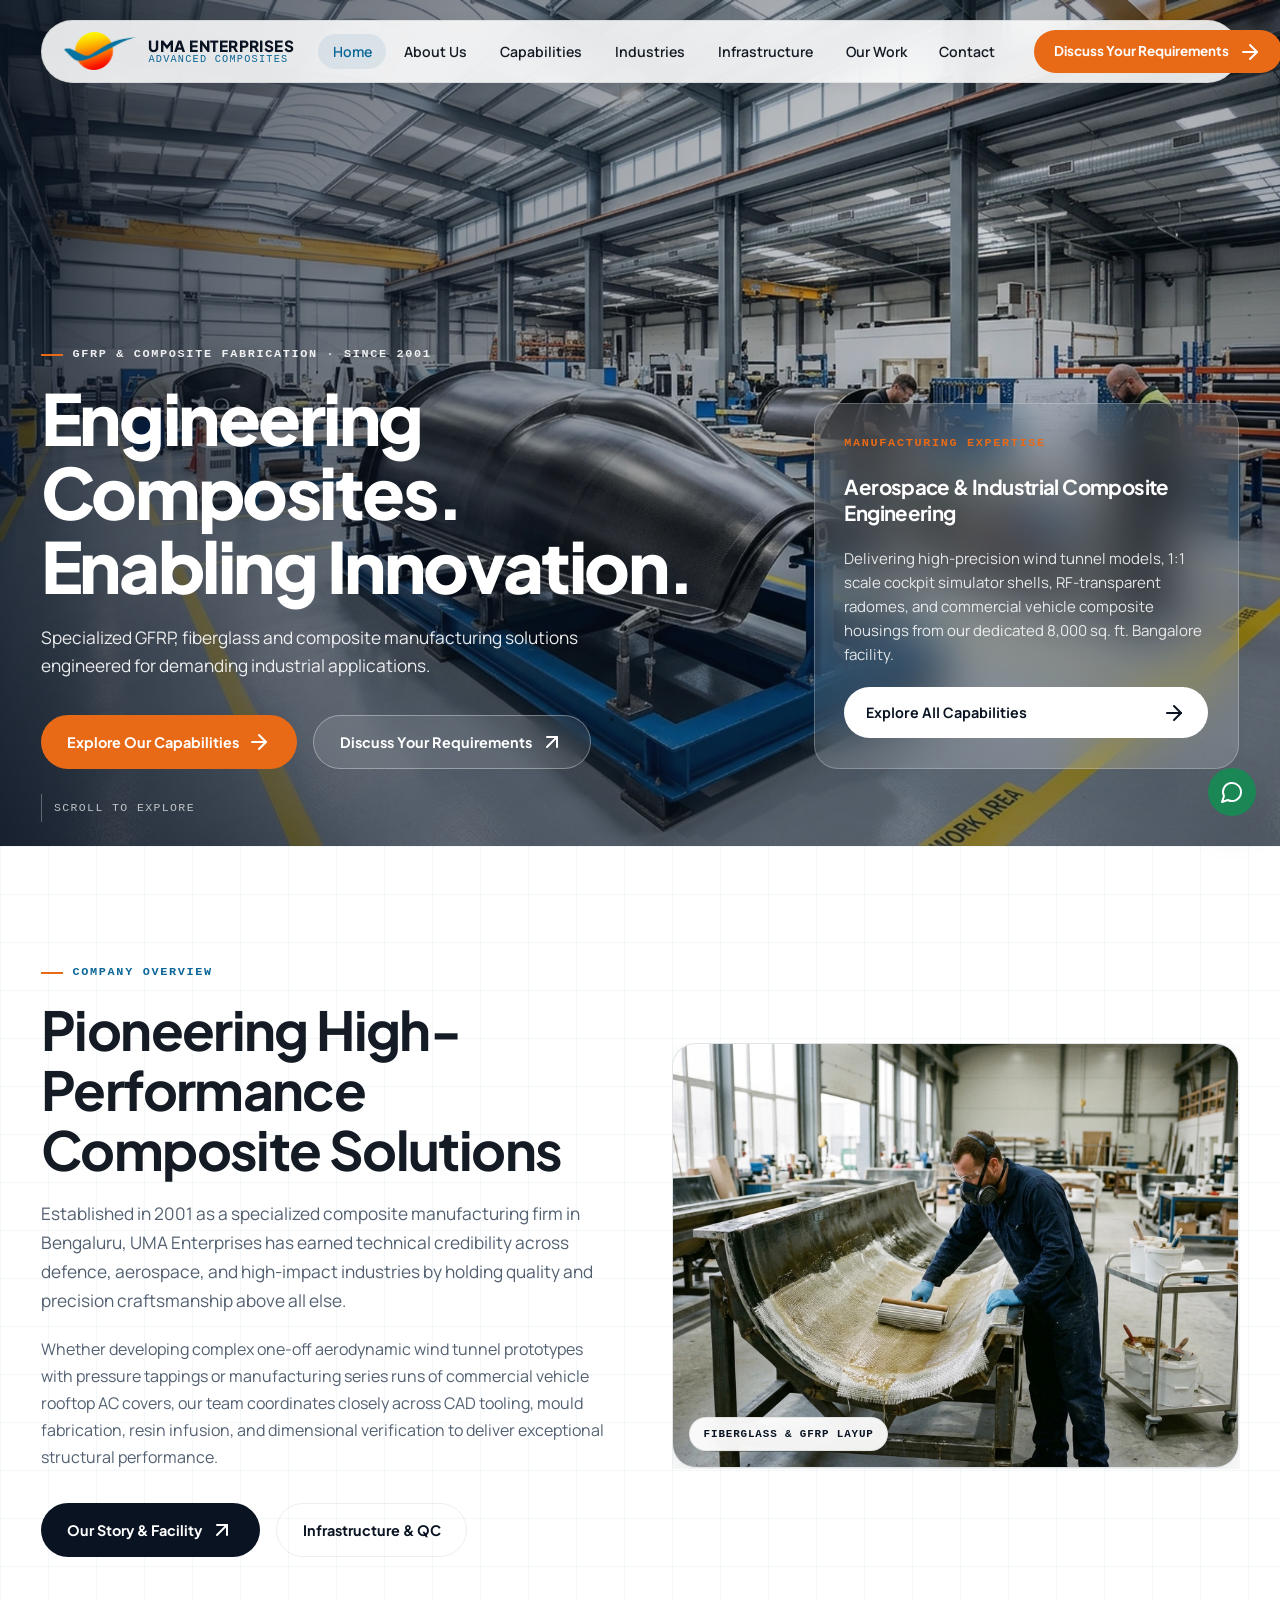
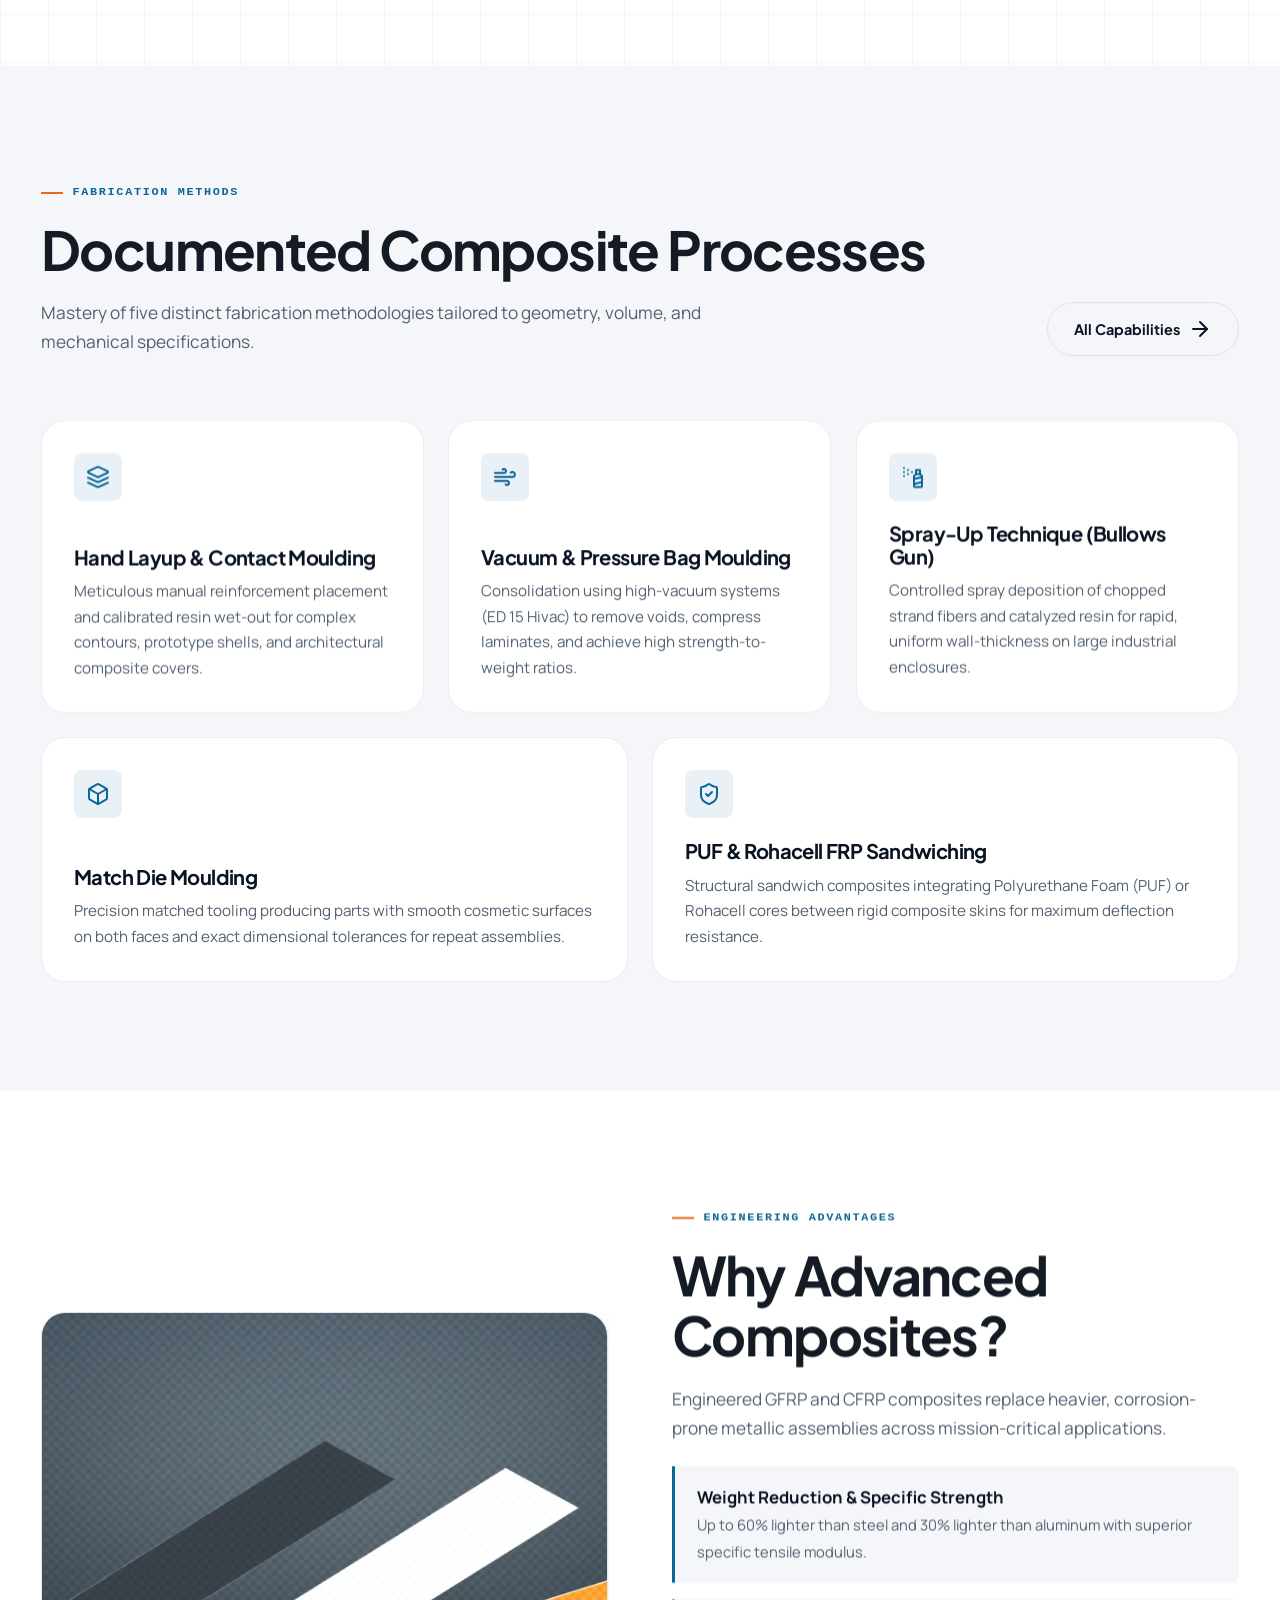
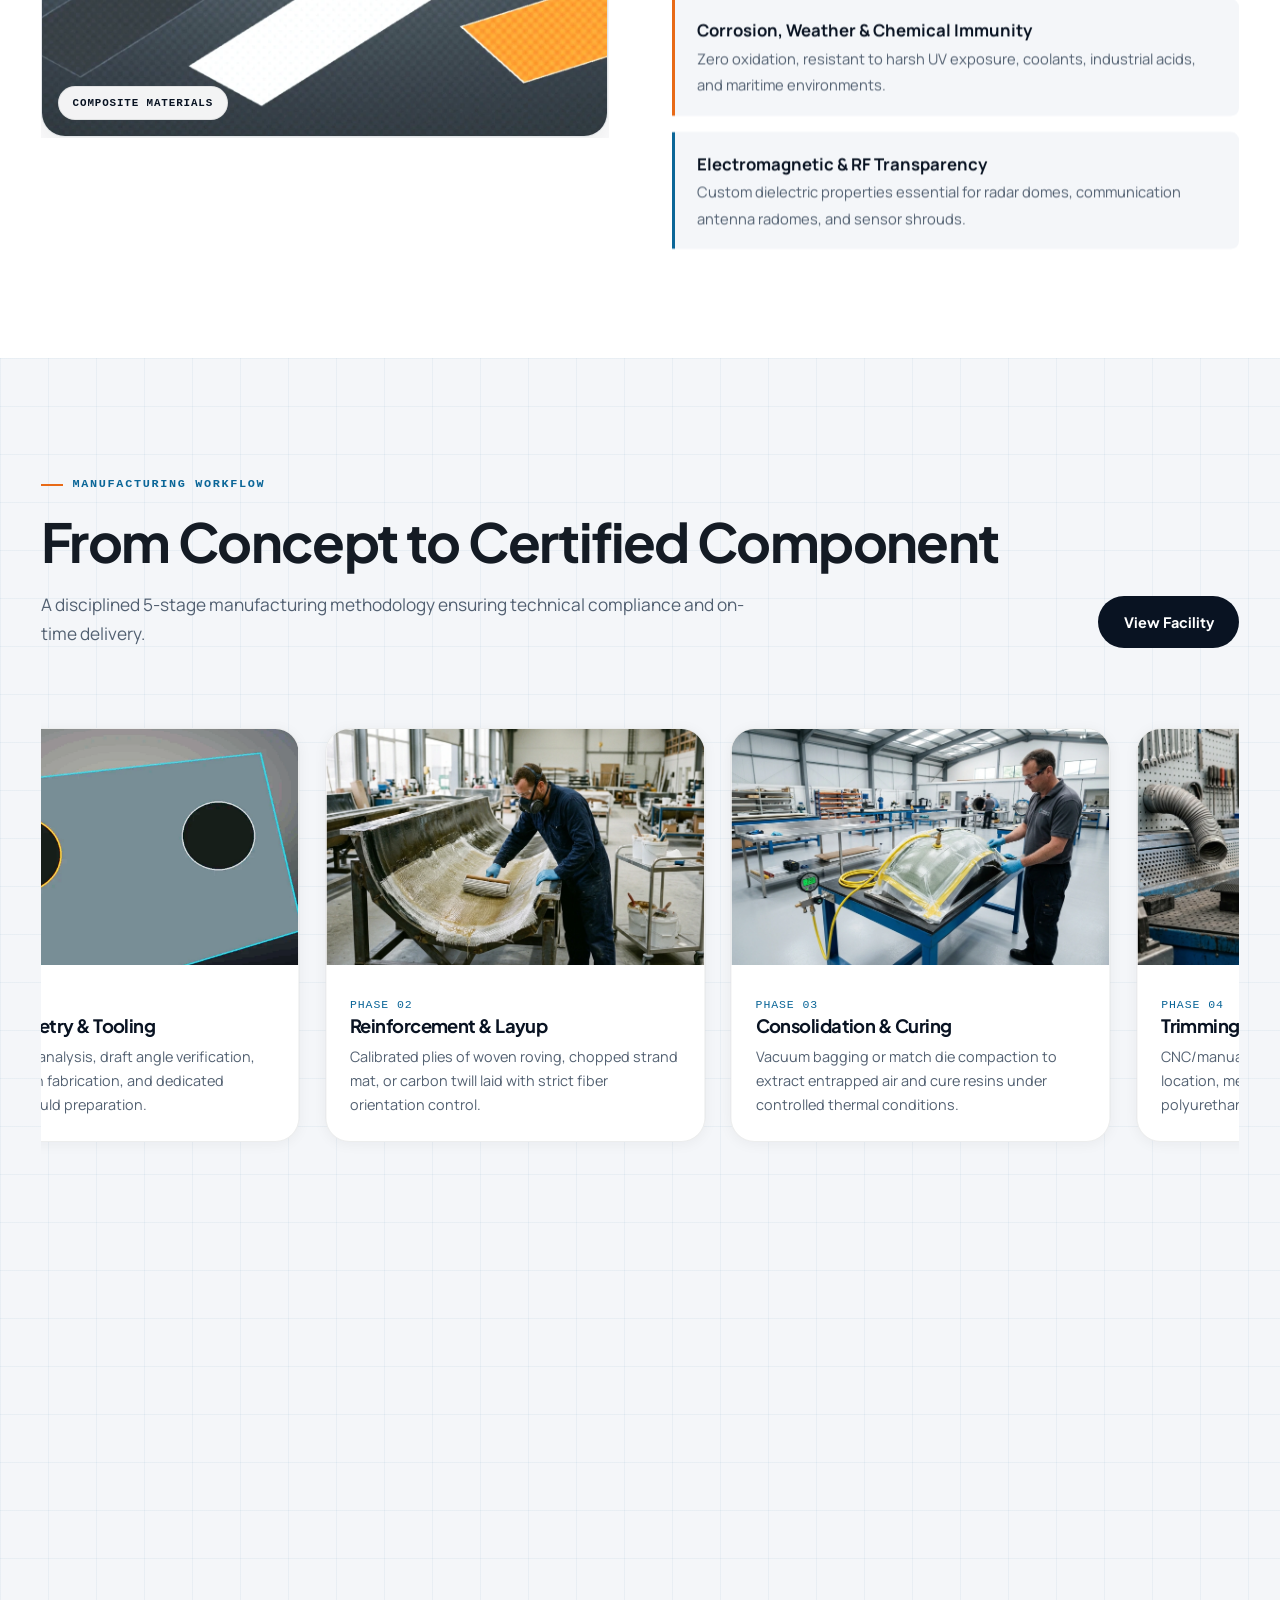
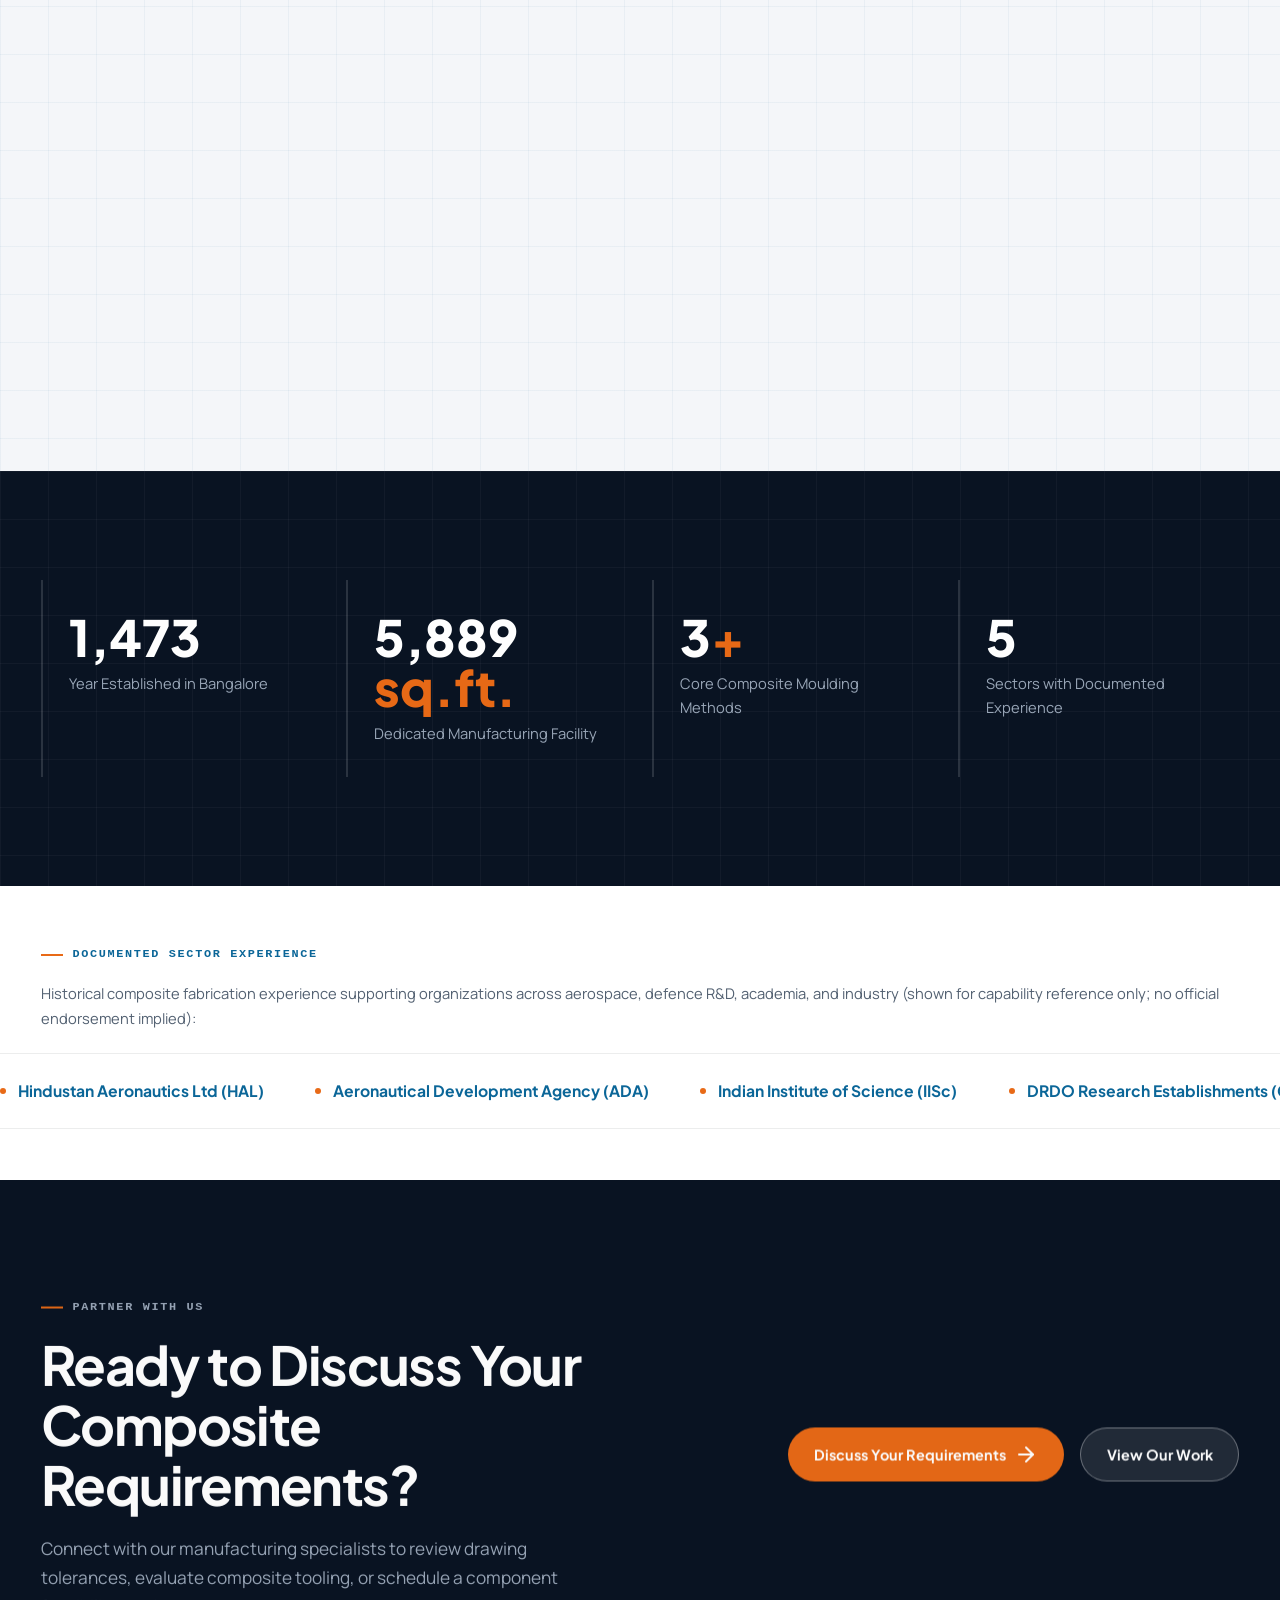
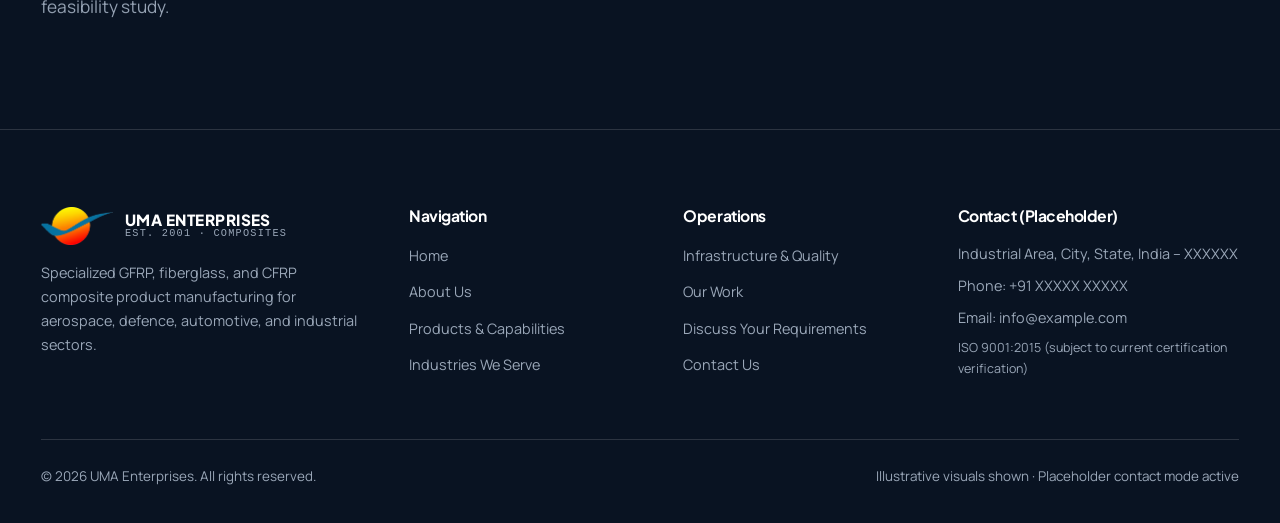
<file: UMA-Enterprises/index.html>
<!DOCTYPE html>
<html lang="en">
<head>
  <meta charset="UTF-8" />
  <meta name="viewport" content="width=device-width, initial-scale=1.0" />
  <title>UMA Enterprises | Engineering Composites. Enabling Innovation.</title>
  <meta name="description" content="Specialized GFRP, fiberglass and composite manufacturing solutions engineered for demanding aerospace, defence, automotive, and industrial applications since 2001." />
  <meta property="og:title" content="UMA Enterprises | Engineering Composites. Enabling Innovation." />
  <meta property="og:description" content="Specialized GFRP, fiberglass, and composite manufacturing solutions engineered for demanding industrial applications since 2001." />
  <meta property="og:type" content="website" />
  <meta property="og:image" content="assets/generated-images/hero-aerospace-composite.webp" />
  <link rel="icon" href="assets/logo/favicon.png" type="image/png" />
  <link rel="preconnect" href="https://fonts.googleapis.com" />
  <link rel="preconnect" href="https://fonts.gstatic.com" crossorigin />
  <link href="https://fonts.googleapis.com/css2?family=Manrope:wght@400;500;600;700&family=Plus+Jakarta+Sans:wght@600;700;800&display=swap" rel="stylesheet" />
  <link rel="stylesheet" href="css/style.css" />
  <link rel="stylesheet" href="css/animations.css" />
  <link rel="stylesheet" href="css/responsive.css" />
  <script type="application/ld+json">
  {
    "@context": "https://schema.org",
    "@type": "Organization",
    "name": "UMA Enterprises",
    "foundingDate": "2001",
    "description": "Specialized GFRP, fiberglass, and advanced composite manufacturing solutions for aerospace, defence, automotive, and industrial applications.",
    "address": {
      "@type": "PostalAddress",
      "streetAddress": "Industrial Area",
      "addressLocality": "City",
      "addressRegion": "State",
      "postalCode": "XXXXXX",
      "addressCountry": "IN"
    },
    "telephone": "+91 XXXXX XXXXX",
    "email": "info@example.com"
  }
  </script>
</head>
<body>
  <a href="#main-content" class="skip-link">Skip to main content</a>
  <div class="scroll-progress" aria-hidden="true"></div>
  <div class="page-curtain" aria-hidden="true">
    <img src="assets/logo/logo-transparent.png" alt="UMA Enterprises" />
    <span>UMA Enterprises</span>
  </div>

  <header class="site-header">
    <nav class="nav-shell" aria-label="Primary Navigation">
      <a href="index.html" class="brand-link">
        <img src="assets/logo/logo-transparent.png" alt="UMA Enterprises Logo" />
        <div class="brand-name">
          <strong>UMA ENTERPRISES</strong>
          <span>Advanced Composites</span>
        </div>
      </a>
      <ul class="nav-links">
        <li><a href="index.html" class="active">Home</a></li>
        <li><a href="about.html">About Us</a></li>
        <li><a href="capabilities.html">Capabilities</a></li>
        <li><a href="industries.html">Industries</a></li>
        <li><a href="infrastructure.html">Infrastructure</a></li>
        <li><a href="projects.html">Our Work</a></li>
        <li><a href="contact.html">Contact</a></li>
      </ul>
      <div class="nav-actions">
        <a href="contact.html" class="btn btn-primary btn-sm magnetic">
          <span>Discuss Your Requirements</span>
          <i data-lucide="arrow-right"></i>
        </a>
        <button class="nav-toggle" aria-label="Open navigation menu" aria-expanded="false"><i data-lucide="menu"></i></button>
      </div>
    </nav>
  </header>

  <div class="mobile-drawer" aria-label="Mobile Navigation">
    <a href="index.html" class="active">Home</a>
    <a href="about.html">About Us</a>
    <a href="capabilities.html">Products &amp; Capabilities</a>
    <a href="industries.html">Industries We Serve</a>
    <a href="infrastructure.html">Infrastructure &amp; Quality</a>
    <a href="projects.html">Our Work</a>
    <a href="contact.html">Contact Us</a>
  </div>

  <main id="main-content">
    <!-- Completely Redesigned Hero Section (Inspired by Aerospace Reference Mockup) -->
    <section class="hero-vse">
      <div class="hero-vse-bg">
        <img src="assets/generated-images/hero-aerospace-composite.webp" alt="High-quality composite aerospace fairing on assembly fixture" />
      </div>
      <div class="hero-vse-scrim" aria-hidden="true"></div>

      <div class="container hero-vse-content">
        <div>
          <span class="eyebrow hero-reveal" style="color: rgba(255, 255, 255, 0.9);">GFRP &amp; Composite Fabrication &middot; Since 2001</span>
          <h1 class="hero-vse-headline hero-reveal">Engineering Composites.<br />Enabling Innovation.</h1>
          <p class="hero-vse-sub hero-reveal">Specialized GFRP, fiberglass and composite manufacturing solutions engineered for demanding industrial applications.</p>
          <div class="hero-vse-actions hero-reveal">
            <a href="capabilities.html" class="btn btn-primary magnetic">
              <span>Explore Our Capabilities</span>
              <i data-lucide="arrow-right"></i>
            </a>
            <a href="contact.html" class="btn btn-outline-light magnetic">
              <span>Discuss Your Requirements</span>
              <i data-lucide="arrow-up-right"></i>
            </a>
          </div>
        </div>

        <aside class="hero-spotlight-card hero-reveal" aria-label="Capabilities Spotlight">
          <span class="spotlight-eyebrow">Manufacturing Expertise</span>
          <h3>Aerospace &amp; Industrial Composite Engineering</h3>
          <p>Delivering high-precision wind tunnel models, 1:1 scale cockpit simulator shells, RF-transparent radomes, and commercial vehicle composite housings from our dedicated 8,000 sq. ft. Bangalore facility.</p>
          <a href="capabilities.html" class="spotlight-card-btn magnetic">
            <span>Explore All Capabilities</span>
            <i data-lucide="arrow-right"></i>
          </a>
        </aside>
      </div>

      <div class="scroll-indicator-vse" aria-hidden="true">
        <div class="scroll-line-vse"></div>
        <span>Scroll to explore</span>
      </div>
    </section>

    <!-- Company Introduction Section -->
    <section class="section section-surface bg-blueprint">
      <div class="container split-grid">
        <div class="reveal-left">
          <span class="eyebrow">Company Overview</span>
          <h2 class="section-title">Pioneering High-Performance Composite Solutions</h2>
          <p class="section-lead" style="margin-bottom: 1.35rem;">
            Established in 2001 as a specialized composite manufacturing firm in Bengaluru, UMA Enterprises has earned technical credibility across defence, aerospace, and high-impact industries by holding quality and precision craftsmanship above all else.
          </p>
          <p style="color: var(--ink-muted); margin-bottom: 2rem;">
            Whether developing complex one-off aerodynamic wind tunnel prototypes with pressure tappings or manufacturing series runs of commercial vehicle rooftop AC covers, our team coordinates closely across CAD tooling, mould fabrication, resin infusion, and dimensional verification to deliver exceptional structural performance.
          </p>
          <div style="display: flex; gap: 1rem; flex-wrap: wrap;">
            <a href="about.html" class="btn btn-dark magnetic">
              <span>Our Story &amp; Facility</span>
              <i data-lucide="arrow-up-right"></i>
            </a>
            <a href="infrastructure.html" class="btn btn-outline magnetic">Infrastructure &amp; QC</a>
          </div>
        </div>
        <div class="media-frame clip-reveal reveal-up">
          <img src="assets/generated-images/fiberglass-manufacturing.webp" alt="Fiberglass composite hand layup and mould lamination" loading="lazy" />
          <span class="visual-caption-tag">Fiberglass &amp; GFRP Layup</span>
        </div>
      </div>
    </section>

    <!-- Core Manufacturing Capabilities Bento -->
    <section class="section section-canvas">
      <div class="container">
        <div class="section-header reveal-up">
          <div>
            <span class="eyebrow">Fabrication Methods</span>
            <h2 class="section-title">Documented Composite Processes</h2>
            <p class="section-lead">Mastery of five distinct fabrication methodologies tailored to geometry, volume, and mechanical specifications.</p>
          </div>
          <a href="capabilities.html" class="btn btn-outline magnetic">
            <span>All Capabilities</span>
            <i data-lucide="arrow-right"></i>
          </a>
        </div>

        <div class="bento-grid stagger-group">
          <article class="bento-card span-4 stagger-item">
            <div class="card-icon"><i data-lucide="layers"></i></div>
            <div>
              <h3>Hand Layup &amp; Contact Moulding</h3>
              <p>Meticulous manual reinforcement placement and calibrated resin wet-out for complex contours, prototype shells, and architectural composite covers.</p>
            </div>
          </article>
          <article class="bento-card span-4 stagger-item">
            <div class="card-icon"><i data-lucide="wind"></i></div>
            <div>
              <h3>Vacuum &amp; Pressure Bag Moulding</h3>
              <p>Consolidation using high-vacuum systems (ED 15 Hivac) to remove voids, compress laminates, and achieve high strength-to-weight ratios.</p>
            </div>
          </article>
          <article class="bento-card span-4 stagger-item">
            <div class="card-icon"><i data-lucide="spray-can"></i></div>
            <div>
              <h3>Spray-Up Technique (Bullows Gun)</h3>
              <p>Controlled spray deposition of chopped strand fibers and catalyzed resin for rapid, uniform wall-thickness on large industrial enclosures.</p>
            </div>
          </article>
          <article class="bento-card span-6 stagger-item">
            <div class="card-icon"><i data-lucide="box"></i></div>
            <div>
              <h3>Match Die Moulding</h3>
              <p>Precision matched tooling producing parts with smooth cosmetic surfaces on both faces and exact dimensional tolerances for repeat assemblies.</p>
            </div>
          </article>
          <article class="bento-card span-6 stagger-item">
            <div class="card-icon"><i data-lucide="shield-check"></i></div>
            <div>
              <h3>PUF &amp; Rohacell FRP Sandwiching</h3>
              <p>Structural sandwich composites integrating Polyurethane Foam (PUF) or Rohacell cores between rigid composite skins for maximum deflection resistance.</p>
            </div>
          </article>
        </div>
      </div>
    </section>

    <!-- Material Characteristics & Benefits -->
    <section class="section section-surface">
      <div class="container split-grid">
        <div class="media-frame clip-reveal reveal-left">
          <img src="assets/generated-images/raw-composite-materials.webp" alt="Raw composite materials: woven glass, carbon fiber and core materials" loading="lazy" />
          <span class="visual-caption-tag">Composite Materials</span>
        </div>
        <div class="reveal-up">
          <span class="eyebrow">Engineering Advantages</span>
          <h2 class="section-title">Why Advanced Composites?</h2>
          <p class="section-lead" style="margin-bottom: 1.5rem;">
            Engineered GFRP and CFRP composites replace heavier, corrosion-prone metallic assemblies across mission-critical applications.
          </p>
          <div style="display: flex; flex-direction: column; gap: 1rem;">
            <div style="padding: 1.1rem 1.4rem; border-left: 3px solid var(--steel); background: var(--bg-canvas); border-radius: 0 var(--radius-sm) var(--radius-sm) 0;">
              <strong style="display: block; color: var(--bg-dark); font-size: 1.05rem;">Weight Reduction &amp; Specific Strength</strong>
              <span style="font-size: 0.92rem; color: var(--ink-muted);">Up to 60% lighter than steel and 30% lighter than aluminum with superior specific tensile modulus.</span>
            </div>
            <div style="padding: 1.1rem 1.4rem; border-left: 3px solid var(--accent); background: var(--bg-canvas); border-radius: 0 var(--radius-sm) var(--radius-sm) 0;">
              <strong style="display: block; color: var(--bg-dark); font-size: 1.05rem;">Corrosion, Weather &amp; Chemical Immunity</strong>
              <span style="font-size: 0.92rem; color: var(--ink-muted);">Zero oxidation, resistant to harsh UV exposure, coolants, industrial acids, and maritime environments.</span>
            </div>
            <div style="padding: 1.1rem 1.4rem; border-left: 3px solid var(--steel); background: var(--bg-canvas); border-radius: 0 var(--radius-sm) var(--radius-sm) 0;">
              <strong style="display: block; color: var(--bg-dark); font-size: 1.05rem;">Electromagnetic &amp; RF Transparency</strong>
              <span style="font-size: 0.92rem; color: var(--ink-muted);">Custom dielectric properties essential for radar domes, communication antenna radomes, and sensor shrouds.</span>
            </div>
          </div>
        </div>
      </div>
    </section>

    <!-- Horizontal Scrolling Manufacturing Workflow -->
    <section class="section section-canvas bg-blueprint">
      <div class="container">
        <div class="section-header reveal-up">
          <div>
            <span class="eyebrow">Manufacturing Workflow</span>
            <h2 class="section-title">From Concept to Certified Component</h2>
            <p class="section-lead">A disciplined 5-stage manufacturing methodology ensuring technical compliance and on-time delivery.</p>
          </div>
          <a href="infrastructure.html" class="btn btn-dark magnetic">View Facility</a>
        </div>
      </div>
      <div class="container">
        <div class="h-scroll-wrap">
          <div class="h-scroll-track">
            <article class="h-card">
              <div class="h-card-img"><img src="assets/generated-images/custom-engineered-composites.webp" alt="CAD review and pattern tooling" loading="lazy" /></div>
              <div class="h-card-body">
                <span class="card-tag">Phase 01</span>
                <h3>CAD Geometry &amp; Tooling</h3>
                <p>Digital design analysis, draft angle verification, master pattern fabrication, and dedicated composite mould preparation.</p>
              </div>
            </article>
            <article class="h-card">
              <div class="h-card-img"><img src="assets/generated-images/fiberglass-manufacturing.webp" alt="Reinforcement layup" loading="lazy" /></div>
              <div class="h-card-body">
                <span class="card-tag">Phase 02</span>
                <h3>Reinforcement &amp; Layup</h3>
                <p>Calibrated plies of woven roving, chopped strand mat, or carbon twill laid with strict fiber orientation control.</p>
              </div>
            </article>
            <article class="h-card">
              <div class="h-card-img"><img src="assets/generated-images/composite-moulding-process.webp" alt="Vacuum consolidation" loading="lazy" /></div>
              <div class="h-card-body">
                <span class="card-tag">Phase 03</span>
                <h3>Consolidation &amp; Curing</h3>
                <p>Vacuum bagging or match die compaction to extract entrapped air and cure resins under controlled thermal conditions.</p>
              </div>
            </article>
            <article class="h-card">
              <div class="h-card-img"><img src="assets/generated-images/component-finishing.webp" alt="Precision trimming and surface coating" loading="lazy" /></div>
              <div class="h-card-body">
                <span class="card-tag">Phase 04</span>
                <h3>Trimming &amp; Assembly</h3>
                <p>CNC/manual precision edge trimming, drill jig hole location, metal bracket bonding, and polyurethane coating.</p>
              </div>
            </article>
            <article class="h-card">
              <div class="h-card-img"><img src="assets/generated-images/quality-inspection.webp" alt="Quality inspection and testing" loading="lazy" /></div>
              <div class="h-card-body">
                <span class="card-tag">Phase 05</span>
                <h3>Inspection &amp; Dispatch</h3>
                <p>Coordinate checks, surface roughness measurement, content test report generation, and secure transit packaging.</p>
              </div>
            </article>
          </div>
        </div>
      </div>
    </section>

    <!-- Key Statistics -->
    <section class="section section-dark bg-blueprint">
      <div class="container">
        <div class="stats-grid">
          <div class="stat-item reveal-up">
            <div class="stat-number" data-count="2001" data-suffix="">2001</div>
            <div class="stat-label">Year Established in Bangalore</div>
          </div>
          <div class="stat-item reveal-up">
            <div class="stat-number" data-count="8000" data-suffix=" sq.ft.">8,000<span> sq.ft.</span></div>
            <div class="stat-label">Dedicated Manufacturing Facility</div>
          </div>
          <div class="stat-item reveal-up">
            <div class="stat-number" data-count="5" data-suffix="+">5<span>+</span></div>
            <div class="stat-label">Core Composite Moulding Methods</div>
          </div>
          <div class="stat-item reveal-up">
            <div class="stat-number" data-count="7" data-suffix="">7</div>
            <div class="stat-label">Sectors with Documented Experience</div>
          </div>
        </div>
      </div>
    </section>

    <!-- Client Showcase Marquee -->
    <section class="section section-surface" style="padding-block: 3.2rem;">
      <div class="container" style="margin-bottom: 1.4rem;">
        <span class="eyebrow">Documented Sector Experience</span>
        <p style="font-size: 0.92rem; color: var(--ink-muted);">Historical composite fabrication experience supporting organizations across aerospace, defence R&amp;D, academia, and industry (shown for capability reference only; no official endorsement implied):</p>
      </div>
      <div class="marquee-wrap">
        <div class="marquee-track">
          <span class="client-pill">Hindustan Aeronautics Ltd (HAL)</span>
          <span class="client-pill">Aeronautical Development Agency (ADA)</span>
          <span class="client-pill">Indian Institute of Science (IISc)</span>
          <span class="client-pill">DRDO Research Establishments (CABS, ADE, ITR, GTRE)</span>
          <span class="client-pill">National Aerospace Laboratories (NAL)</span>
          <span class="client-pill">Carrier Refrigeration</span>
          <span class="client-pill">Suzlon Energy</span>
          <span class="client-pill">ISTRAC</span>
          <span class="client-pill">Electronics Corporation of India Ltd (ECIL)</span>
          <span class="client-pill">Bharat Electronics Ltd (BEL)</span>
          <span class="client-pill">Hindustan Aeronautics Ltd (HAL)</span>
          <span class="client-pill">Aeronautical Development Agency (ADA)</span>
          <span class="client-pill">Indian Institute of Science (IISc)</span>
          <span class="client-pill">DRDO Research Establishments</span>
          <span class="client-pill">National Aerospace Laboratories (NAL)</span>
        </div>
      </div>
    </section>

    <!-- Final CTA Banner -->
    <section class="section section-dark">
      <div class="container split-grid">
        <div class="reveal-up">
          <span class="eyebrow">Partner With Us</span>
          <h2 class="section-title">Ready to Discuss Your Composite Requirements?</h2>
          <p class="section-lead">Connect with our manufacturing specialists to review drawing tolerances, evaluate composite tooling, or schedule a component feasibility study.</p>
        </div>
        <div class="reveal-up" style="display: flex; justify-content: flex-end; gap: 1rem; flex-wrap: wrap;">
          <a href="contact.html" class="btn btn-primary magnetic">
            <span>Discuss Your Requirements</span>
            <i data-lucide="arrow-right"></i>
          </a>
          <a href="projects.html" class="btn btn-outline-light magnetic">View Our Work</a>
        </div>
      </div>
    </section>
  </main>

  <footer class="site-footer">
    <div class="container">
      <div class="footer-grid">
        <div class="footer-col">
          <div class="brand-link" style="margin-bottom: 1rem;">
            <img src="assets/logo/logo-transparent.png" alt="UMA Enterprises" style="height: 38px;" />
            <div class="brand-name"><strong style="color: #fff;">UMA ENTERPRISES</strong><span style="color: var(--ink-light);">Est. 2001 &middot; Composites</span></div>
          </div>
          <p>Specialized GFRP, fiberglass, and CFRP composite product manufacturing for aerospace, defence, automotive, and industrial sectors.</p>
        </div>
        <div class="footer-col">
          <h4>Navigation</h4>
          <ul>
            <li><a href="index.html">Home</a></li>
            <li><a href="about.html">About Us</a></li>
            <li><a href="capabilities.html">Products &amp; Capabilities</a></li>
            <li><a href="industries.html">Industries We Serve</a></li>
          </ul>
        </div>
        <div class="footer-col">
          <h4>Operations</h4>
          <ul>
            <li><a href="infrastructure.html">Infrastructure &amp; Quality</a></li>
            <li><a href="projects.html">Our Work</a></li>
            <li><a href="contact.html">Discuss Your Requirements</a></li>
            <li><a href="contact.html">Contact Us</a></li>
          </ul>
        </div>
        <div class="footer-col">
          <h4>Contact (Placeholder)</h4>
          <p style="margin-bottom: 0.5rem;">Industrial Area, City, State, India &ndash; XXXXXX</p>
          <p style="margin-bottom: 0.5rem;">Phone: +91 XXXXX XXXXX</p>
          <p style="margin-bottom: 0.5rem;">Email: info@example.com</p>
          <p style="font-size: 0.78rem;">ISO 9001:2015 (subject to current certification verification)</p>
        </div>
      </div>
      <div class="footer-bottom">
        <span>&copy; 2026 UMA Enterprises. All rights reserved.</span>
        <span>Illustrative visuals shown &middot; Placeholder contact mode active</span>
      </div>
    </div>
  </footer>

  <div class="floating-utils">
    <a href="#" class="util-btn util-whatsapp" data-placeholder-whatsapp aria-label="WhatsApp Enquiry Placeholder"><i data-lucide="message-circle"></i></a>
    <button class="util-btn util-top" aria-label="Back to top"><i data-lucide="arrow-up"></i></button>
  </div>

  <script src="js/lucide.min.js"></script>
  <script src="js/lenis.min.js"></script>
  <script src="js/gsap.min.js"></script>
  <script src="js/ScrollTrigger.min.js"></script>
  <script src="js/main.js"></script>
  <script src="js/animations.js"></script>
</body>
</html>
</file>
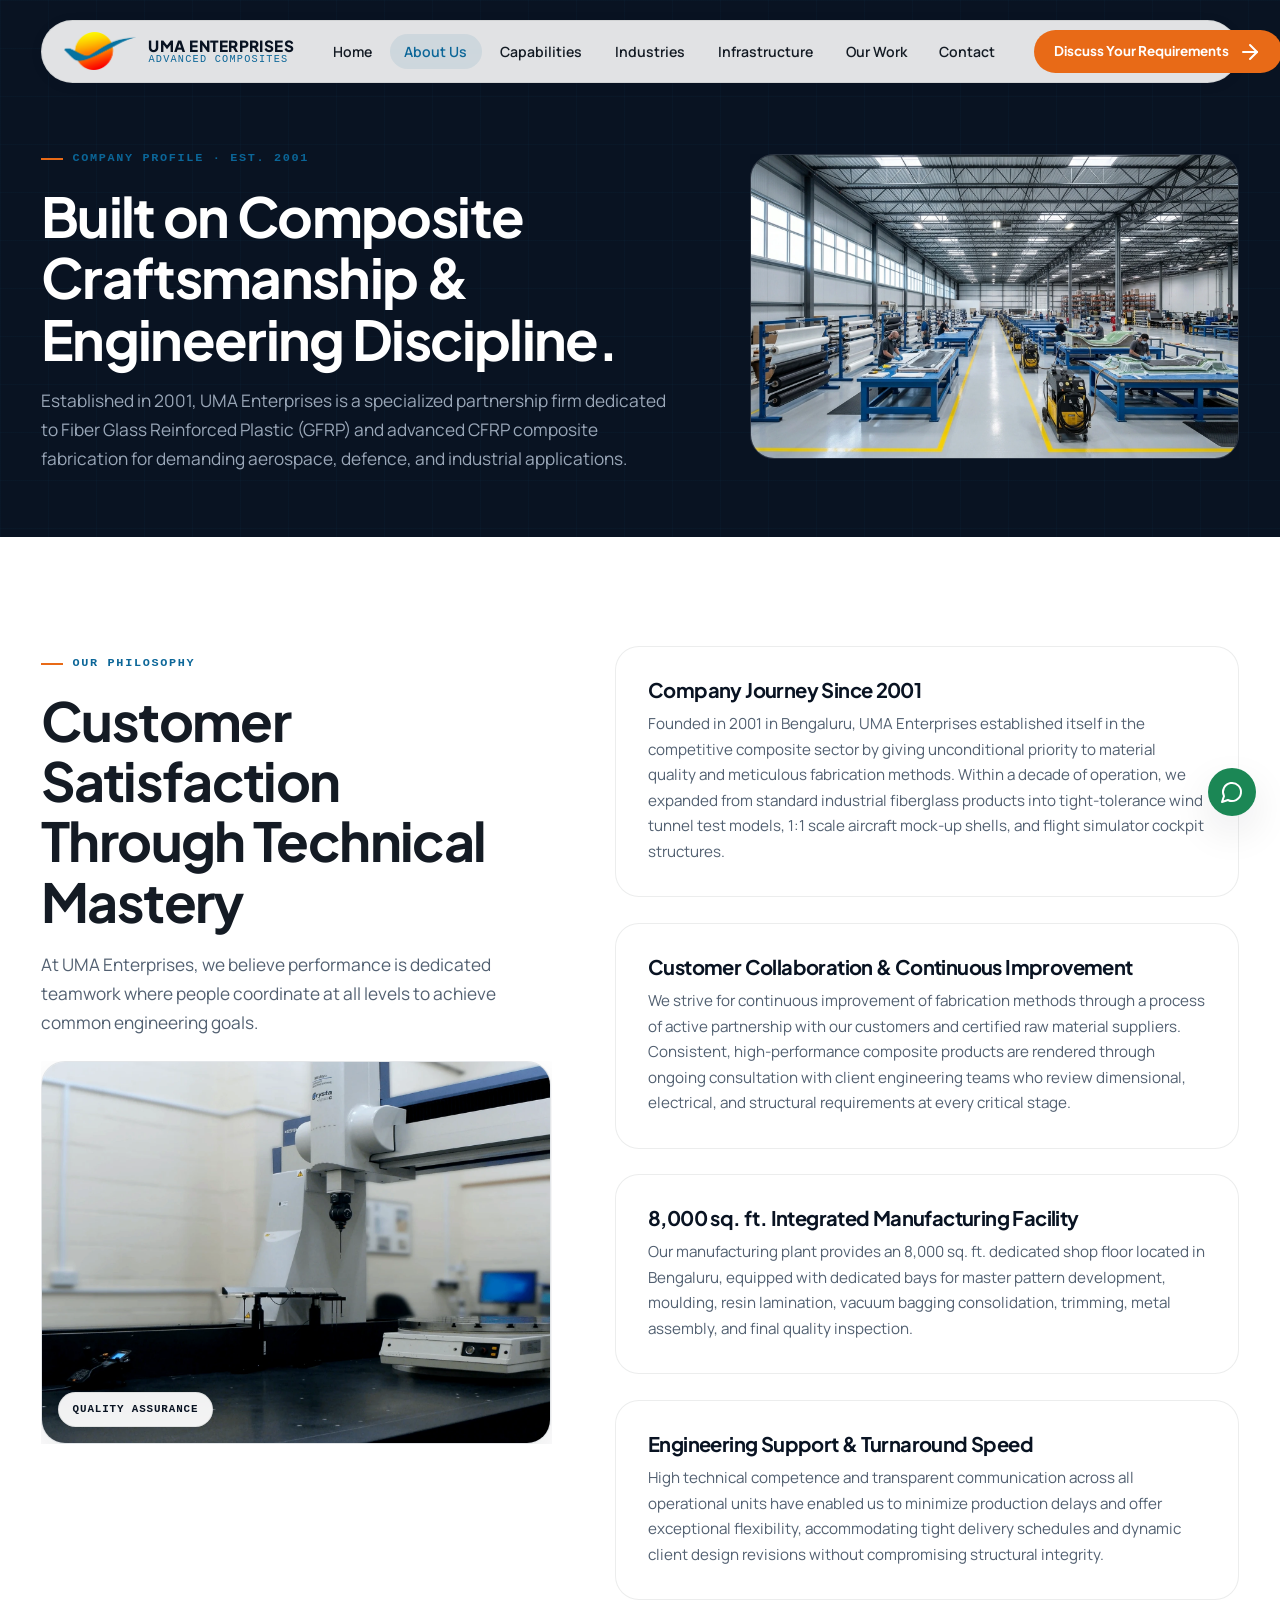
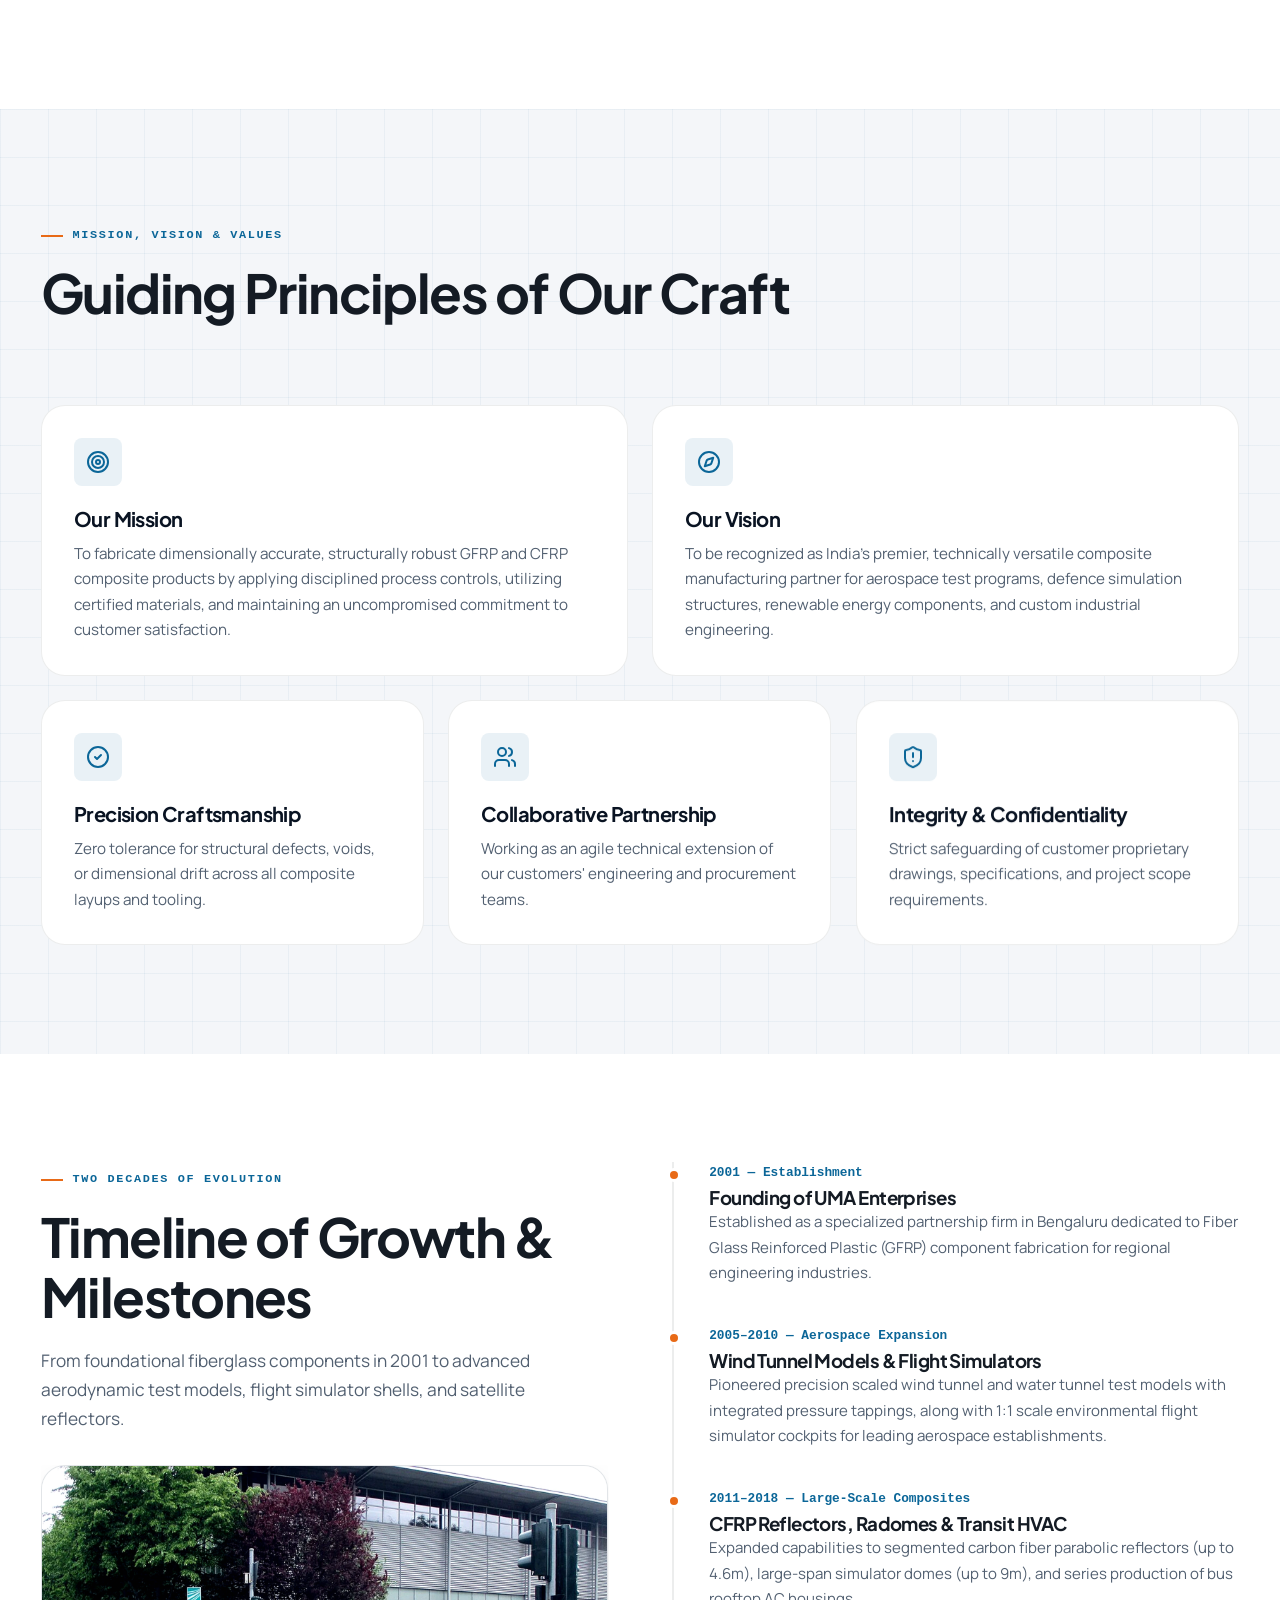
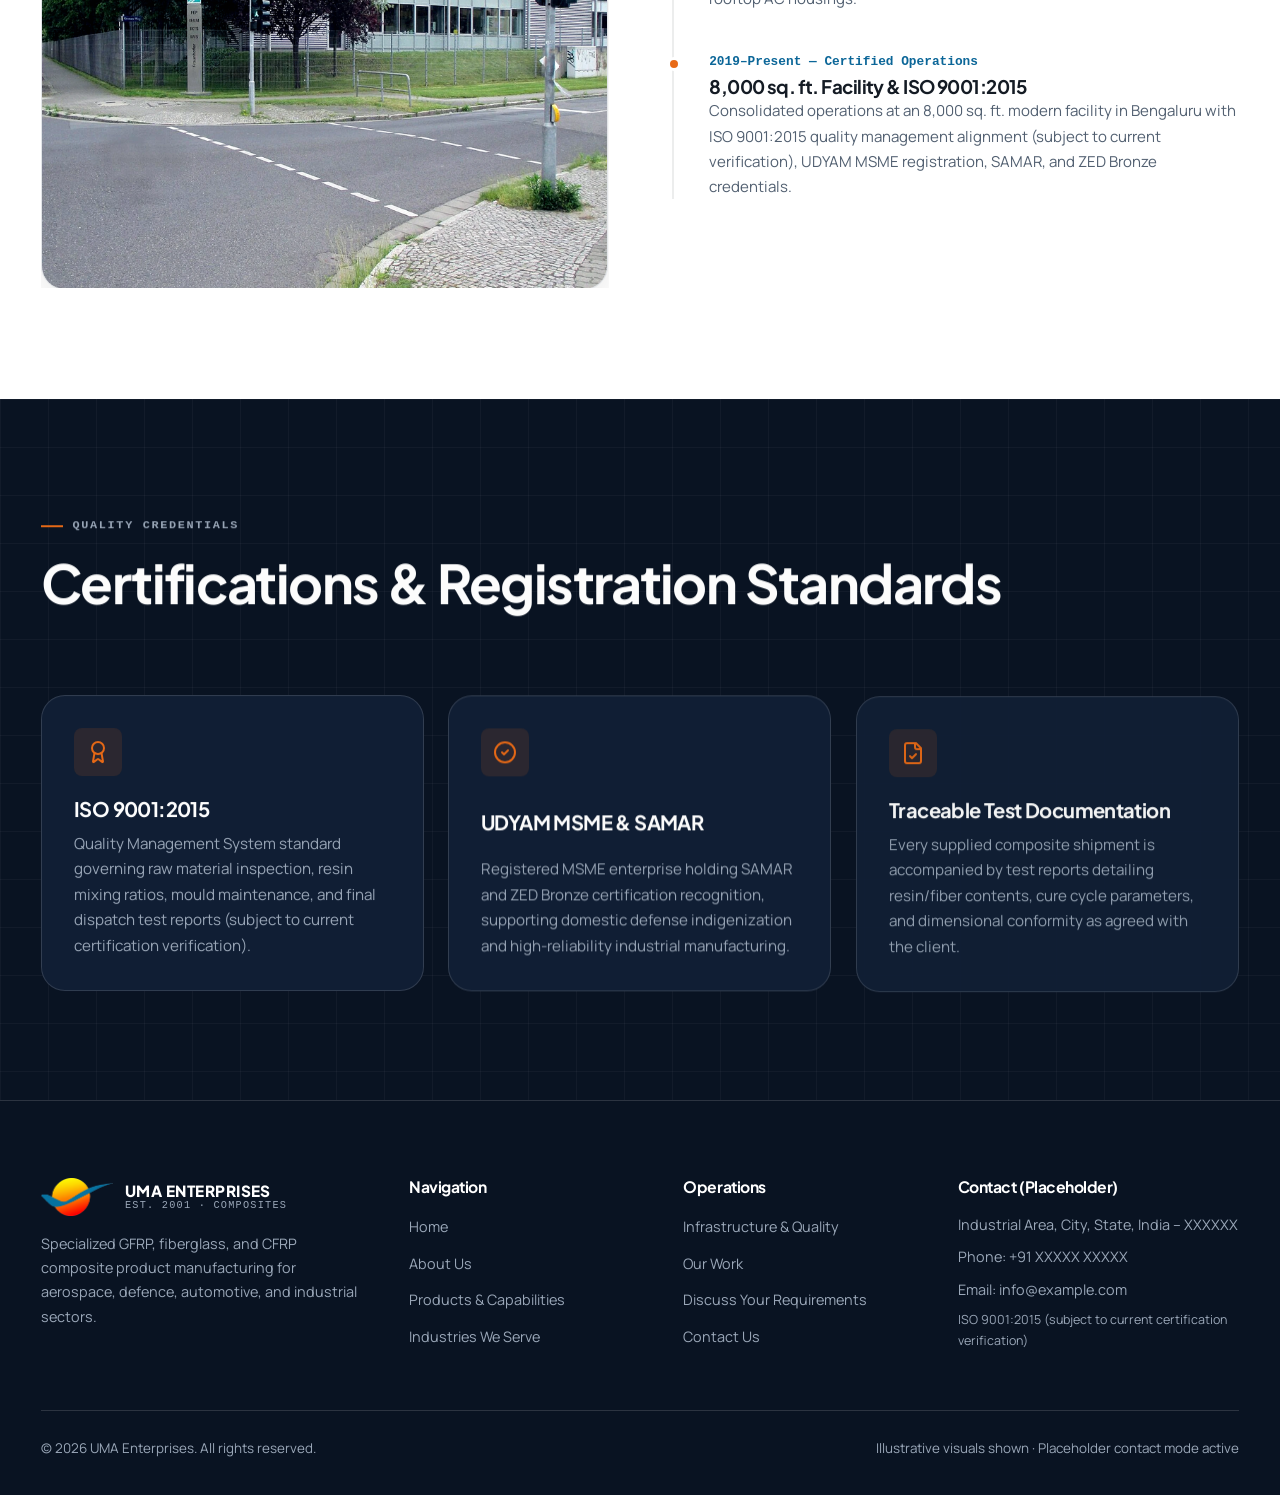
<file: UMA-Enterprises/about.html>
<!DOCTYPE html>
<html lang="en">
<head>
  <meta charset="UTF-8" />
  <meta name="viewport" content="width=device-width, initial-scale=1.0" />
  <title>About Us | UMA Enterprises — Composite Manufacturing Since 2001</title>
  <meta name="description" content="Discover UMA Enterprises' history since 2001, composite manufacturing expertise, customer collaboration philosophy, 8,000 sq. ft. facility, and ISO 9001:2015 aligned quality." />
  <link rel="icon" href="assets/logo/favicon.png" type="image/png" />
  <link rel="preconnect" href="https://fonts.googleapis.com" />
  <link rel="preconnect" href="https://fonts.gstatic.com" crossorigin />
  <link href="https://fonts.googleapis.com/css2?family=Manrope:wght@400;500;600;700&family=Plus+Jakarta+Sans:wght@600;700;800&display=swap" rel="stylesheet" />
  <link rel="stylesheet" href="css/style.css" />
  <link rel="stylesheet" href="css/animations.css" />
  <link rel="stylesheet" href="css/responsive.css" />
</head>
<body>
  <a href="#main-content" class="skip-link">Skip to main content</a>
  <div class="scroll-progress" aria-hidden="true"></div>
  <div class="page-curtain" aria-hidden="true">
    <img src="assets/logo/logo-transparent.png" alt="UMA Enterprises" />
    <span>About Us</span>
  </div>

  <header class="site-header">
    <nav class="nav-shell" aria-label="Primary Navigation">
      <a href="index.html" class="brand-link">
        <img src="assets/logo/logo-transparent.png" alt="UMA Enterprises Logo" />
        <div class="brand-name"><strong>UMA ENTERPRISES</strong><span>Advanced Composites</span></div>
      </a>
      <ul class="nav-links">
        <li><a href="index.html">Home</a></li>
        <li><a href="about.html" class="active">About Us</a></li>
        <li><a href="capabilities.html">Capabilities</a></li>
        <li><a href="industries.html">Industries</a></li>
        <li><a href="infrastructure.html">Infrastructure</a></li>
        <li><a href="projects.html">Our Work</a></li>
        <li><a href="contact.html">Contact</a></li>
      </ul>
      <div class="nav-actions">
        <a href="contact.html" class="btn btn-primary btn-sm magnetic">
          <span>Discuss Your Requirements</span>
          <i data-lucide="arrow-right"></i>
        </a>
        <button class="nav-toggle" aria-label="Open navigation menu" aria-expanded="false"><i data-lucide="menu"></i></button>
      </div>
    </nav>
  </header>

  <div class="mobile-drawer" aria-label="Mobile Navigation">
    <a href="index.html">Home</a>
    <a href="about.html" class="active">About Us</a>
    <a href="capabilities.html">Products &amp; Capabilities</a>
    <a href="industries.html">Industries We Serve</a>
    <a href="infrastructure.html">Infrastructure &amp; Quality</a>
    <a href="projects.html">Our Work</a>
    <a href="contact.html">Contact Us</a>
  </div>

  <main id="main-content">
    <section class="page-hero bg-blueprint">
      <div class="container page-hero-grid">
        <div>
          <span class="eyebrow hero-reveal">Company Profile &middot; Est. 2001</span>
          <h1 class="hero-reveal">Built on Composite Craftsmanship &amp; Engineering Discipline.</h1>
          <p class="hero-reveal">Established in 2001, UMA Enterprises is a specialized partnership firm dedicated to Fiber Glass Reinforced Plastic (GFRP) and advanced CFRP composite fabrication for demanding aerospace, defence, and industrial applications.</p>
        </div>
        <div class="page-hero-media clip-reveal hero-reveal">
          <img src="assets/generated-images/infrastructure-facility.webp" alt="UMA Enterprises manufacturing facility and workshop overview" />
        </div>
      </div>
    </section>

    <!-- History & Philosophy Sticky Split -->
    <section class="section section-surface">
      <div class="container sticky-split">
        <div class="sticky-col reveal-left">
          <span class="eyebrow">Our Philosophy</span>
          <h2 class="section-title">Customer Satisfaction Through Technical Mastery</h2>
          <p class="section-lead" style="margin-bottom: 1.5rem;">
            At UMA Enterprises, we believe performance is dedicated teamwork where people coordinate at all levels to achieve common engineering goals.
          </p>
          <div class="media-frame clip-reveal">
            <img src="assets/generated-images/quality-inspection.webp" alt="Quality inspection and dimensional verification" loading="lazy" />
            <span class="visual-caption-tag">Quality Assurance</span>
          </div>
        </div>

        <div style="display: flex; flex-direction: column; gap: 1.6rem;">
          <article class="bento-card reveal-up">
            <h3>Company Journey Since 2001</h3>
            <p>Founded in 2001 in Bengaluru, UMA Enterprises established itself in the competitive composite sector by giving unconditional priority to material quality and meticulous fabrication methods. Within a decade of operation, we expanded from standard industrial fiberglass products into tight-tolerance wind tunnel test models, 1:1 scale aircraft mock-up shells, and flight simulator cockpit structures.</p>
          </article>
          <article class="bento-card reveal-up">
            <h3>Customer Collaboration &amp; Continuous Improvement</h3>
            <p>We strive for continuous improvement of fabrication methods through a process of active partnership with our customers and certified raw material suppliers. Consistent, high-performance composite products are rendered through ongoing consultation with client engineering teams who review dimensional, electrical, and structural requirements at every critical stage.</p>
          </article>
          <article class="bento-card reveal-up">
            <h3>8,000 sq. ft. Integrated Manufacturing Facility</h3>
            <p>Our manufacturing plant provides an 8,000 sq. ft. dedicated shop floor located in Bengaluru, equipped with dedicated bays for master pattern development, moulding, resin lamination, vacuum bagging consolidation, trimming, metal assembly, and final quality inspection.</p>
          </article>
          <article class="bento-card reveal-up">
            <h3>Engineering Support &amp; Turnaround Speed</h3>
            <p>High technical competence and transparent communication across all operational units have enabled us to minimize production delays and offer exceptional flexibility, accommodating tight delivery schedules and dynamic client design revisions without compromising structural integrity.</p>
          </article>
        </div>
      </div>
    </section>

    <!-- Mission, Vision & Core Values -->
    <section class="section section-canvas bg-blueprint">
      <div class="container">
        <div class="section-header reveal-up">
          <div>
            <span class="eyebrow">Mission, Vision &amp; Values</span>
            <h2 class="section-title">Guiding Principles of Our Craft</h2>
          </div>
        </div>

        <div class="bento-grid stagger-group">
          <article class="bento-card span-6 stagger-item">
            <div class="card-icon"><i data-lucide="target"></i></div>
            <div>
              <h3>Our Mission</h3>
              <p>To fabricate dimensionally accurate, structurally robust GFRP and CFRP composite products by applying disciplined process controls, utilizing certified materials, and maintaining an uncompromised commitment to customer satisfaction.</p>
            </div>
          </article>
          <article class="bento-card span-6 stagger-item">
            <div class="card-icon"><i data-lucide="compass"></i></div>
            <div>
              <h3>Our Vision</h3>
              <p>To be recognized as India's premier, technically versatile composite manufacturing partner for aerospace test programs, defence simulation structures, renewable energy components, and custom industrial engineering.</p>
            </div>
          </article>
          <article class="bento-card span-4 stagger-item">
            <div class="card-icon"><i data-lucide="check-circle-2"></i></div>
            <div>
              <h3>Precision Craftsmanship</h3>
              <p>Zero tolerance for structural defects, voids, or dimensional drift across all composite layups and tooling.</p>
            </div>
          </article>
          <article class="bento-card span-4 stagger-item">
            <div class="card-icon"><i data-lucide="users"></i></div>
            <div>
              <h3>Collaborative Partnership</h3>
              <p>Working as an agile technical extension of our customers' engineering and procurement teams.</p>
            </div>
          </article>
          <article class="bento-card span-4 stagger-item">
            <div class="card-icon"><i data-lucide="shield-alert"></i></div>
            <div>
              <h3>Integrity &amp; Confidentiality</h3>
              <p>Strict safeguarding of customer proprietary drawings, specifications, and project scope requirements.</p>
            </div>
          </article>
        </div>
      </div>
    </section>

    <!-- Company Journey Timeline -->
    <section class="section section-surface">
      <div class="container split-grid" style="align-items: start;">
        <div class="reveal-left">
          <span class="eyebrow">Two Decades of Evolution</span>
          <h2 class="section-title">Timeline of Growth &amp; Milestones</h2>
          <p class="section-lead" style="margin-bottom: 2rem;">
            From foundational fiberglass components in 2001 to advanced aerodynamic test models, flight simulator shells, and satellite reflectors.
          </p>
          <div class="media-frame clip-reveal">
            <img src="assets/generated-images/about-timeline.webp" alt="UMA Enterprises engineering journey and facility growth" loading="lazy" />
          </div>
        </div>

        <div class="timeline reveal-up">
          <div class="timeline-item">
            <div class="timeline-year">2001 &mdash; Establishment</div>
            <h3>Founding of UMA Enterprises</h3>
            <p style="color: var(--ink-muted); font-size: 0.94rem;">Established as a specialized partnership firm in Bengaluru dedicated to Fiber Glass Reinforced Plastic (GFRP) component fabrication for regional engineering industries.</p>
          </div>
          <div class="timeline-item">
            <div class="timeline-year">2005&ndash;2010 &mdash; Aerospace Expansion</div>
            <h3>Wind Tunnel Models &amp; Flight Simulators</h3>
            <p style="color: var(--ink-muted); font-size: 0.94rem;">Pioneered precision scaled wind tunnel and water tunnel test models with integrated pressure tappings, along with 1:1 scale environmental flight simulator cockpits for leading aerospace establishments.</p>
          </div>
          <div class="timeline-item">
            <div class="timeline-year">2011&ndash;2018 &mdash; Large-Scale Composites</div>
            <h3>CFRP Reflectors, Radomes &amp; Transit HVAC</h3>
            <p style="color: var(--ink-muted); font-size: 0.94rem;">Expanded capabilities to segmented carbon fiber parabolic reflectors (up to 4.6m), large-span simulator domes (up to 9m), and series production of bus rooftop AC housings.</p>
          </div>
          <div class="timeline-item">
            <div class="timeline-year">2019&ndash;Present &mdash; Certified Operations</div>
            <h3>8,000 sq. ft. Facility &amp; ISO 9001:2015</h3>
            <p style="color: var(--ink-muted); font-size: 0.94rem;">Consolidated operations at an 8,000 sq. ft. modern facility in Bengaluru with ISO 9001:2015 quality management alignment (subject to current verification), UDYAM MSME registration, SAMAR, and ZED Bronze credentials.</p>
          </div>
        </div>
      </div>
    </section>

    <!-- Quality Standards & Certifications -->
    <section class="section section-dark bg-blueprint">
      <div class="container">
        <div class="section-header reveal-up">
          <div>
            <span class="eyebrow">Quality Credentials</span>
            <h2 class="section-title">Certifications &amp; Registration Standards</h2>
          </div>
        </div>

        <div class="bento-grid stagger-group">
          <div class="bento-card span-4 stagger-item" style="background: var(--bg-dark-elevated); border-color: var(--line-dark);">
            <div class="card-icon" style="background: var(--accent-soft); color: var(--accent);"><i data-lucide="award"></i></div>
            <h3 style="color: #fff;">ISO 9001:2015</h3>
            <p style="color: var(--ink-light);">Quality Management System standard governing raw material inspection, resin mixing ratios, mould maintenance, and final dispatch test reports (subject to current certification verification).</p>
          </div>
          <div class="bento-card span-4 stagger-item" style="background: var(--bg-dark-elevated); border-color: var(--line-dark);">
            <div class="card-icon" style="background: var(--accent-soft); color: var(--accent);"><i data-lucide="check-circle-2"></i></div>
            <h3 style="color: #fff;">UDYAM MSME &amp; SAMAR</h3>
            <p style="color: var(--ink-light);">Registered MSME enterprise holding SAMAR and ZED Bronze certification recognition, supporting domestic defense indigenization and high-reliability industrial manufacturing.</p>
          </div>
          <div class="bento-card span-4 stagger-item" style="background: var(--bg-dark-elevated); border-color: var(--line-dark);">
            <div class="card-icon" style="background: var(--accent-soft); color: var(--accent);"><i data-lucide="file-check"></i></div>
            <h3 style="color: #fff;">Traceable Test Documentation</h3>
            <p style="color: var(--ink-light);">Every supplied composite shipment is accompanied by test reports detailing resin/fiber contents, cure cycle parameters, and dimensional conformity as agreed with the client.</p>
          </div>
        </div>
      </div>
    </section>
  </main>

  <footer class="site-footer">
    <div class="container">
      <div class="footer-grid">
        <div class="footer-col">
          <div class="brand-link" style="margin-bottom: 1rem;">
            <img src="assets/logo/logo-transparent.png" alt="UMA Enterprises" style="height: 38px;" />
            <div class="brand-name"><strong style="color: #fff;">UMA ENTERPRISES</strong><span style="color: var(--ink-light);">Est. 2001 &middot; Composites</span></div>
          </div>
          <p>Specialized GFRP, fiberglass, and CFRP composite product manufacturing for aerospace, defence, automotive, and industrial sectors.</p>
        </div>
        <div class="footer-col">
          <h4>Navigation</h4>
          <ul>
            <li><a href="index.html">Home</a></li>
            <li><a href="about.html">About Us</a></li>
            <li><a href="capabilities.html">Products &amp; Capabilities</a></li>
            <li><a href="industries.html">Industries We Serve</a></li>
          </ul>
        </div>
        <div class="footer-col">
          <h4>Operations</h4>
          <ul>
            <li><a href="infrastructure.html">Infrastructure &amp; Quality</a></li>
            <li><a href="projects.html">Our Work</a></li>
            <li><a href="contact.html">Discuss Your Requirements</a></li>
            <li><a href="contact.html">Contact Us</a></li>
          </ul>
        </div>
        <div class="footer-col">
          <h4>Contact (Placeholder)</h4>
          <p style="margin-bottom: 0.5rem;">Industrial Area, City, State, India &ndash; XXXXXX</p>
          <p style="margin-bottom: 0.5rem;">Phone: +91 XXXXX XXXXX</p>
          <p style="margin-bottom: 0.5rem;">Email: info@example.com</p>
          <p style="font-size: 0.78rem;">ISO 9001:2015 (subject to current certification verification)</p>
        </div>
      </div>
      <div class="footer-bottom">
        <span>&copy; 2026 UMA Enterprises. All rights reserved.</span>
        <span>Illustrative visuals shown &middot; Placeholder contact mode active</span>
      </div>
    </div>
  </footer>

  <div class="floating-utils">
    <a href="#" class="util-btn util-whatsapp" data-placeholder-whatsapp aria-label="WhatsApp Enquiry Placeholder"><i data-lucide="message-circle"></i></a>
    <button class="util-btn util-top" aria-label="Back to top"><i data-lucide="arrow-up"></i></button>
  </div>

  <script src="js/lucide.min.js"></script>
  <script src="js/lenis.min.js"></script>
  <script src="js/gsap.min.js"></script>
  <script src="js/ScrollTrigger.min.js"></script>
  <script src="js/main.js"></script>
  <script src="js/animations.js"></script>
</body>
</html>
</file>
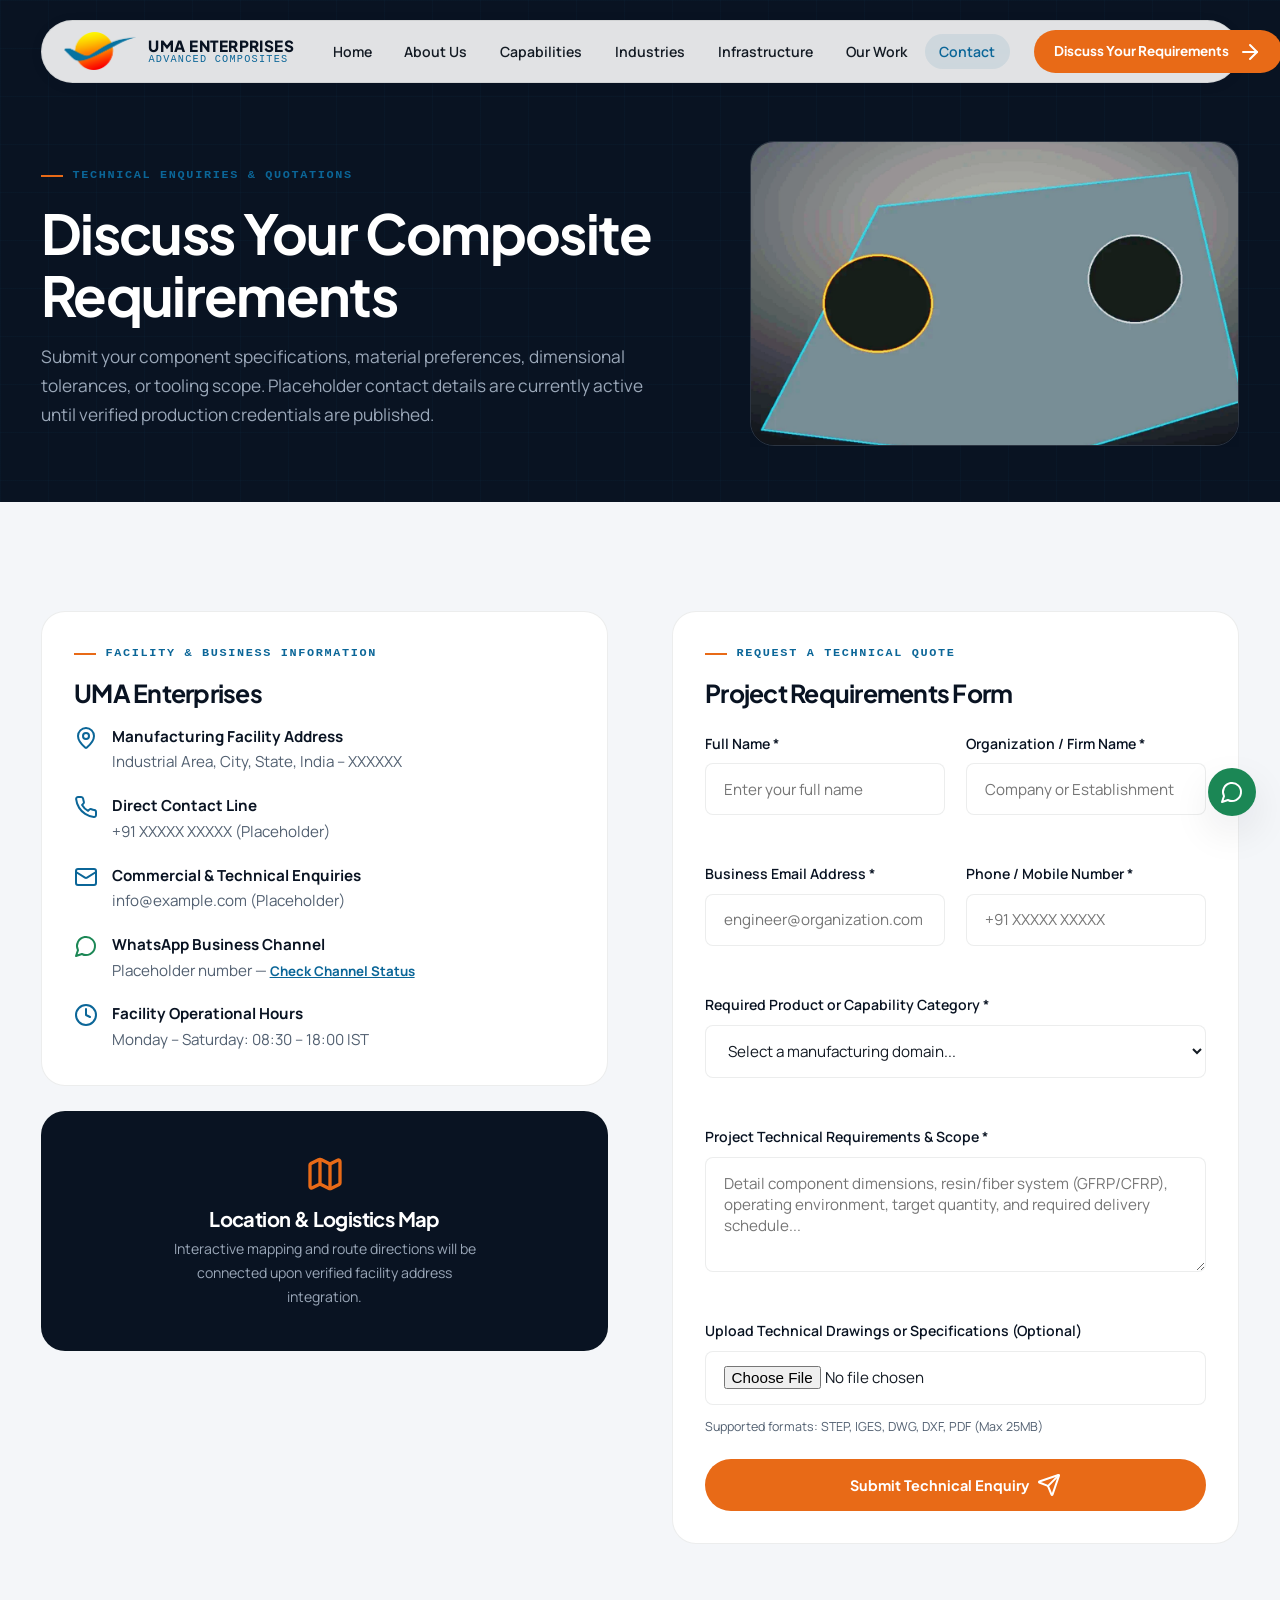
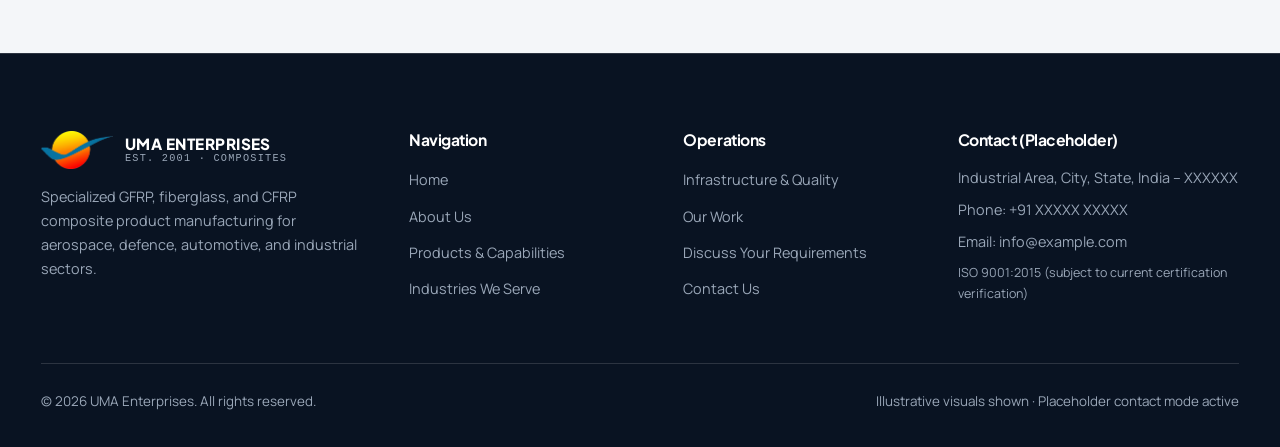
<file: UMA-Enterprises/contact.html>
<!DOCTYPE html>
<html lang="en">
<head>
  <meta charset="UTF-8" />
  <meta name="viewport" content="width=device-width, initial-scale=1.0" />
  <title>Contact Us | UMA Enterprises — Request a Quote</title>
  <meta name="description" content="Contact UMA Enterprises to discuss custom GFRP, fiberglass, and CFRP composite manufacturing requirements and request a quotation." />
  <link rel="icon" href="assets/logo/favicon.png" type="image/png" />
  <link rel="preconnect" href="https://fonts.googleapis.com" />
  <link rel="preconnect" href="https://fonts.gstatic.com" crossorigin />
  <link href="https://fonts.googleapis.com/css2?family=Manrope:wght@400;500;600;700&family=Plus+Jakarta+Sans:wght@600;700;800&display=swap" rel="stylesheet" />
  <link rel="stylesheet" href="css/style.css" />
  <link rel="stylesheet" href="css/animations.css" />
  <link rel="stylesheet" href="css/responsive.css" />
</head>
<body>
  <a href="#main-content" class="skip-link">Skip to main content</a>
  <div class="scroll-progress" aria-hidden="true"></div>
  <div class="page-curtain" aria-hidden="true">
    <img src="assets/logo/logo-transparent.png" alt="UMA Enterprises" />
    <span>Contact Us</span>
  </div>

  <header class="site-header">
    <nav class="nav-shell" aria-label="Primary Navigation">
      <a href="index.html" class="brand-link">
        <img src="assets/logo/logo-transparent.png" alt="UMA Enterprises Logo" />
        <div class="brand-name"><strong>UMA ENTERPRISES</strong><span>Advanced Composites</span></div>
      </a>
      <ul class="nav-links">
        <li><a href="index.html">Home</a></li>
        <li><a href="about.html">About Us</a></li>
        <li><a href="capabilities.html">Capabilities</a></li>
        <li><a href="industries.html">Industries</a></li>
        <li><a href="infrastructure.html">Infrastructure</a></li>
        <li><a href="projects.html">Our Work</a></li>
        <li><a href="contact.html" class="active">Contact</a></li>
      </ul>
      <div class="nav-actions">
        <a href="contact.html" class="btn btn-primary btn-sm magnetic">
          <span>Discuss Your Requirements</span>
          <i data-lucide="arrow-right"></i>
        </a>
        <button class="nav-toggle" aria-label="Open navigation menu" aria-expanded="false"><i data-lucide="menu"></i></button>
      </div>
    </nav>
  </header>

  <div class="mobile-drawer" aria-label="Mobile Navigation">
    <a href="index.html">Home</a>
    <a href="about.html">About Us</a>
    <a href="capabilities.html">Products &amp; Capabilities</a>
    <a href="industries.html">Industries We Serve</a>
    <a href="infrastructure.html">Infrastructure &amp; Quality</a>
    <a href="projects.html">Our Work</a>
    <a href="contact.html" class="active">Contact Us</a>
  </div>

  <main id="main-content">
    <section class="page-hero bg-blueprint" style="padding-bottom: 3.5rem;">
      <div class="container page-hero-grid">
        <div>
          <span class="eyebrow hero-reveal">Technical Enquiries &amp; Quotations</span>
          <h1 class="hero-reveal">Discuss Your Composite Requirements</h1>
          <p class="hero-reveal">Submit your component specifications, material preferences, dimensional tolerances, or tooling scope. Placeholder contact details are currently active until verified production credentials are published.</p>
        </div>
        <div class="page-hero-media clip-reveal hero-reveal">
          <img src="assets/generated-images/custom-engineered-composites.webp" alt="Technical enquiry and drawing evaluation" />
        </div>
      </div>
    </section>

    <section class="section section-canvas">
      <div class="container split-grid" style="align-items: start;">
        <!-- Left Column: Business Details & Dummy Map -->
        <div class="reveal-left" style="display: flex; flex-direction: column; gap: 1.6rem;">
          <div class="bento-card">
            <span class="eyebrow">Facility &amp; Business Information</span>
            <h2 style="font-size: 1.55rem; margin-bottom: 1rem; color: var(--bg-dark);">UMA Enterprises</h2>
            <div style="display: flex; flex-direction: column; gap: 1.15rem; color: var(--ink-muted); font-size: 0.95rem;">
              <div style="display: flex; gap: 0.85rem; align-items: flex-start;">
                <i data-lucide="map-pin" style="color: var(--steel); flex-shrink: 0; margin-top: 2px;"></i>
                <div>
                  <strong style="color: var(--bg-dark); display: block;">Manufacturing Facility Address</strong>
                  <span>Industrial Area, City, State, India &ndash; XXXXXX</span>
                </div>
              </div>
              <div style="display: flex; gap: 0.85rem; align-items: flex-start;">
                <i data-lucide="phone" style="color: var(--steel); flex-shrink: 0; margin-top: 2px;"></i>
                <div>
                  <strong style="color: var(--bg-dark); display: block;">Direct Contact Line</strong>
                  <span>+91 XXXXX XXXXX (Placeholder)</span>
                </div>
              </div>
              <div style="display: flex; gap: 0.85rem; align-items: flex-start;">
                <i data-lucide="mail" style="color: var(--steel); flex-shrink: 0; margin-top: 2px;"></i>
                <div>
                  <strong style="color: var(--bg-dark); display: block;">Commercial &amp; Technical Enquiries</strong>
                  <span>info@example.com (Placeholder)</span>
                </div>
              </div>
              <div style="display: flex; gap: 0.85rem; align-items: flex-start;">
                <i data-lucide="message-circle" style="color: #1B8755; flex-shrink: 0; margin-top: 2px;"></i>
                <div>
                  <strong style="color: var(--bg-dark); display: block;">WhatsApp Business Channel</strong>
                  <span>Placeholder number &mdash; <button type="button" data-placeholder-whatsapp style="color: var(--steel); font-weight: 700; text-decoration: underline;">Check Channel Status</button></span>
                </div>
              </div>
              <div style="display: flex; gap: 0.85rem; align-items: flex-start;">
                <i data-lucide="clock" style="color: var(--steel); flex-shrink: 0; margin-top: 2px;"></i>
                <div>
                  <strong style="color: var(--bg-dark); display: block;">Facility Operational Hours</strong>
                  <span>Monday &ndash; Saturday: 08:30 &ndash; 18:00 IST</span>
                </div>
              </div>
            </div>
          </div>

          <!-- Dummy Map Placeholder -->
          <div class="bento-card" style="background: var(--bg-dark); color: #fff; min-height: 240px; justify-content: center; align-items: center; text-align: center;">
            <i data-lucide="map" style="width: 40px; height: 40px; color: var(--accent); margin-bottom: 0.85rem;"></i>
            <h3 style="color: #fff; margin-bottom: 0.45rem;">Location &amp; Logistics Map</h3>
            <p style="color: var(--ink-light); font-size: 0.88rem; max-width: 36ch;">Interactive mapping and route directions will be connected upon verified facility address integration.</p>
          </div>
        </div>

        <!-- Right Column: Request a Quote Form -->
        <div class="bento-card reveal-up">
          <span class="eyebrow">Request a Technical Quote</span>
          <h2 style="font-size: 1.55rem; margin-bottom: 1.5rem; color: var(--bg-dark);">Project Requirements Form</h2>
          <form id="uma-enquiry-form" novalidate>
            <div class="form-grid">
              <div class="form-field">
                <label for="fullName">Full Name *</label>
                <input type="text" id="fullName" name="fullName" placeholder="Enter your full name" required />
                <span class="form-error"></span>
              </div>
              <div class="form-field">
                <label for="companyName">Organization / Firm Name *</label>
                <input type="text" id="companyName" name="companyName" placeholder="Company or Establishment" required />
                <span class="form-error"></span>
              </div>
              <div class="form-field">
                <label for="emailAddress">Business Email Address *</label>
                <input type="email" id="emailAddress" name="emailAddress" placeholder="engineer@organization.com" required />
                <span class="form-error"></span>
              </div>
              <div class="form-field">
                <label for="phoneNumber">Phone / Mobile Number *</label>
                <input type="tel" id="phoneNumber" name="phoneNumber" placeholder="+91 XXXXX XXXXX" required />
                <span class="form-error"></span>
              </div>
              <div class="form-field full">
                <label for="productService">Required Product or Capability Category *</label>
                <select id="productService" name="productService" required>
                  <option value="">Select a manufacturing domain...</option>
                  <option value="Wind / Water Tunnel Scaled Models">Wind / Water Tunnel Scaled Models</option>
                  <option value="1:1 Scale Cockpit Simulator / Mock-Up Shells">1:1 Scale Cockpit Simulator / Mock-Up Shells</option>
                  <option value="GFRP Radomes &amp; Spherical Domes">GFRP Radomes &amp; Spherical Domes</option>
                  <option value="CFRP Reflectors &amp; Aerospace Components">CFRP Reflectors &amp; Aerospace Components</option>
                  <option value="HVAC Bus Rooftop Housings &amp; Bases">HVAC Bus Rooftop Housings &amp; Bases</option>
                  <option value="Industrial Machine Enclosures &amp; Covers">Industrial Machine Enclosures &amp; Covers</option>
                  <option value="Custom Tooling, Patterns &amp; Metal Fabrication">Custom Tooling, Patterns &amp; Metal Fabrication</option>
                </select>
                <span class="form-error"></span>
              </div>
              <div class="form-field full">
                <label for="projectRequirements">Project Technical Requirements &amp; Scope *</label>
                <textarea id="projectRequirements" name="projectRequirements" rows="4" placeholder="Detail component dimensions, resin/fiber system (GFRP/CFRP), operating environment, target quantity, and required delivery schedule..." required></textarea>
                <span class="form-error"></span>
              </div>
              <div class="form-field full">
                <label for="specFile">Upload Technical Drawings or Specifications (Optional)</label>
                <input type="file" id="specFile" name="specFile" accept=".pdf,.step,.stp,.iges,.igs,.dwg,.dxf,.png,.jpg" />
                <span style="font-size: 0.78rem; color: var(--ink-muted); margin-top: 0.25rem;">Supported formats: STEP, IGES, DWG, DXF, PDF (Max 25MB)</span>
              </div>
              <div class="form-field full">
                <button type="submit" class="btn btn-primary magnetic" style="width: 100%;">
                  <span>Submit Technical Enquiry</span>
                  <i data-lucide="send"></i>
                </button>
              </div>
            </div>
            <div id="form-status-notice" class="form-notice" role="status" aria-live="polite"></div>
          </form>
        </div>
      </div>
    </section>
  </main>

  <footer class="site-footer">
    <div class="container">
      <div class="footer-grid">
        <div class="footer-col">
          <div class="brand-link" style="margin-bottom: 1rem;">
            <img src="assets/logo/logo-transparent.png" alt="UMA Enterprises" style="height: 38px;" />
            <div class="brand-name"><strong style="color: #fff;">UMA ENTERPRISES</strong><span style="color: var(--ink-light);">Est. 2001 &middot; Composites</span></div>
          </div>
          <p>Specialized GFRP, fiberglass, and CFRP composite product manufacturing for aerospace, defence, automotive, and industrial sectors.</p>
        </div>
        <div class="footer-col">
          <h4>Navigation</h4>
          <ul>
            <li><a href="index.html">Home</a></li>
            <li><a href="about.html">About Us</a></li>
            <li><a href="capabilities.html">Products &amp; Capabilities</a></li>
            <li><a href="industries.html">Industries We Serve</a></li>
          </ul>
        </div>
        <div class="footer-col">
          <h4>Operations</h4>
          <ul>
            <li><a href="infrastructure.html">Infrastructure &amp; Quality</a></li>
            <li><a href="projects.html">Our Work</a></li>
            <li><a href="contact.html">Discuss Your Requirements</a></li>
            <li><a href="contact.html">Contact Us</a></li>
          </ul>
        </div>
        <div class="footer-col">
          <h4>Contact (Placeholder)</h4>
          <p style="margin-bottom: 0.5rem;">Industrial Area, City, State, India &ndash; XXXXXX</p>
          <p style="margin-bottom: 0.5rem;">Phone: +91 XXXXX XXXXX</p>
          <p style="margin-bottom: 0.5rem;">Email: info@example.com</p>
          <p style="font-size: 0.78rem;">ISO 9001:2015 (subject to current certification verification)</p>
        </div>
      </div>
      <div class="footer-bottom">
        <span>&copy; 2026 UMA Enterprises. All rights reserved.</span>
        <span>Illustrative visuals shown &middot; Placeholder contact mode active</span>
      </div>
    </div>
  </footer>

  <div class="floating-utils">
    <a href="#" class="util-btn util-whatsapp" data-placeholder-whatsapp aria-label="WhatsApp Enquiry Placeholder"><i data-lucide="message-circle"></i></a>
    <button class="util-btn util-top" aria-label="Back to top"><i data-lucide="arrow-up"></i></button>
  </div>

  <script src="js/lucide.min.js"></script>
  <script src="js/lenis.min.js"></script>
  <script src="js/gsap.min.js"></script>
  <script src="js/ScrollTrigger.min.js"></script>
  <script src="js/main.js"></script>
  <script src="js/animations.js"></script>
</body>
</html>
</file>
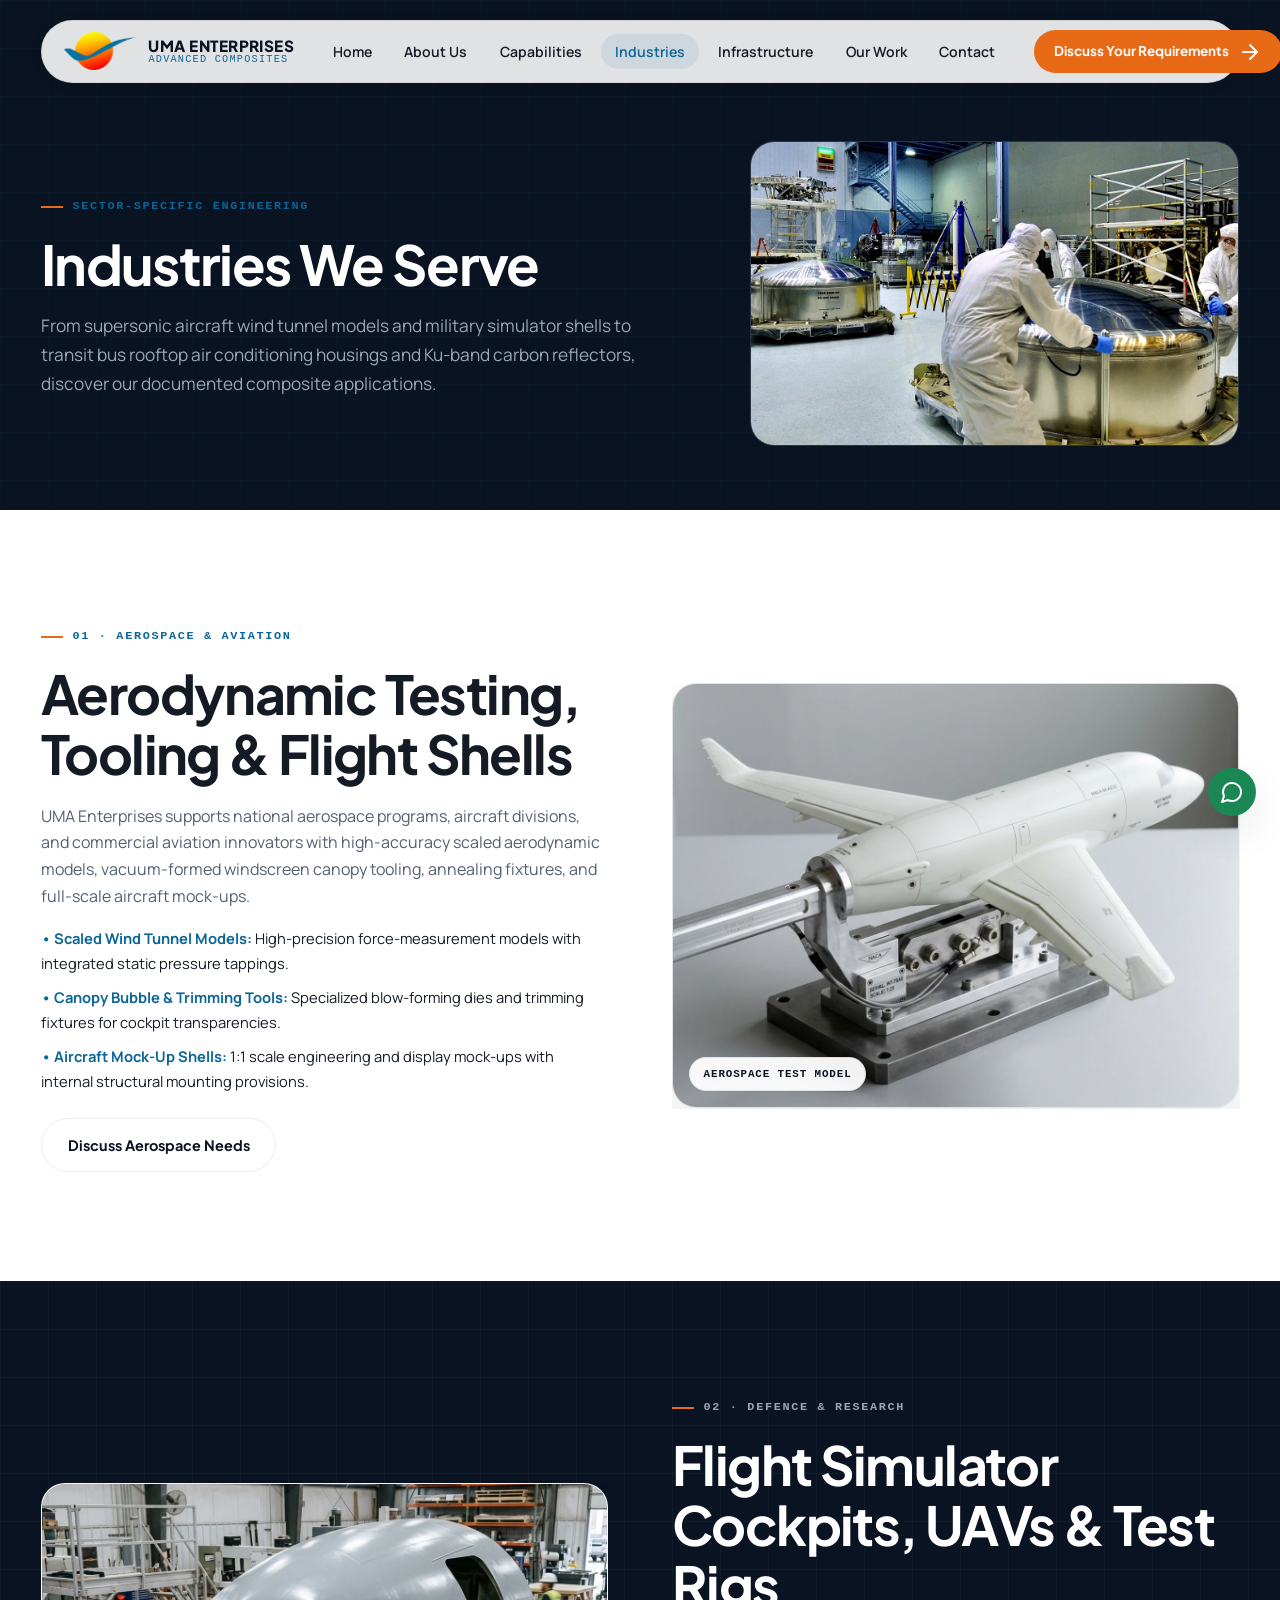
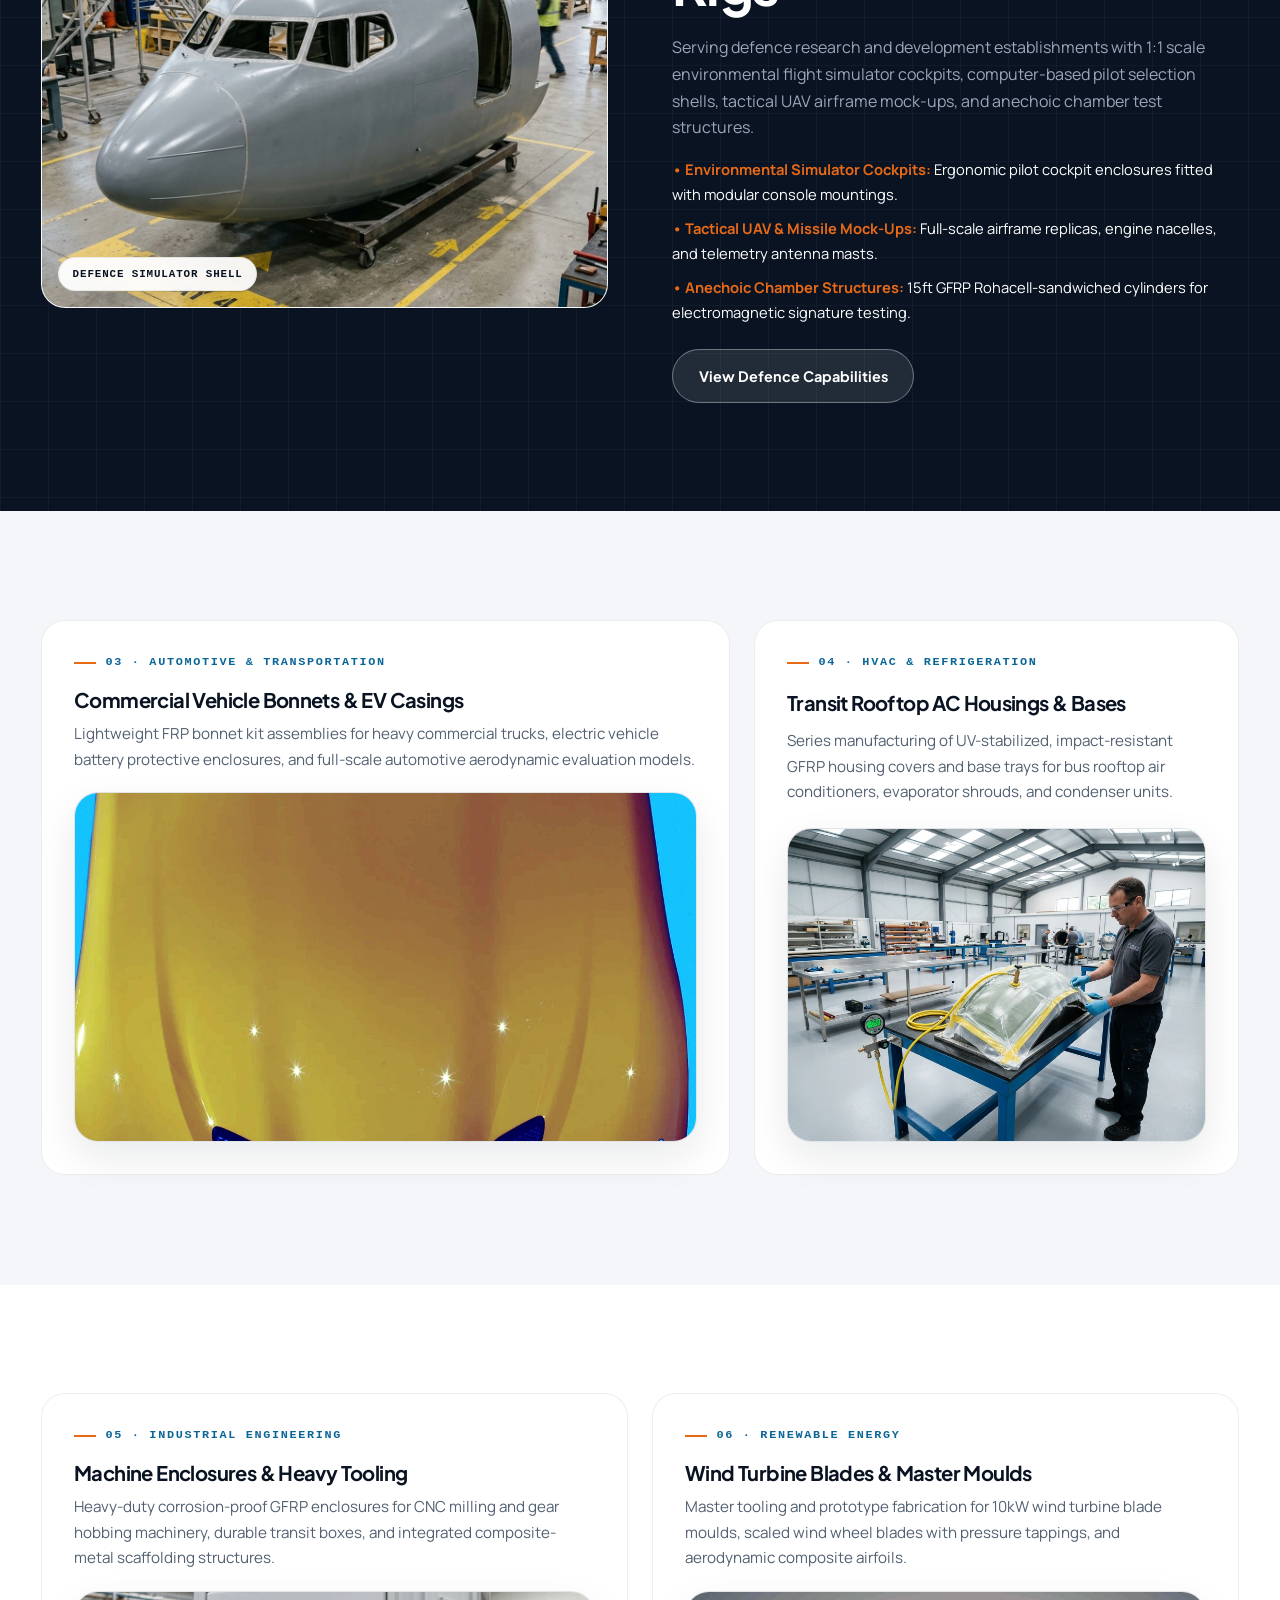
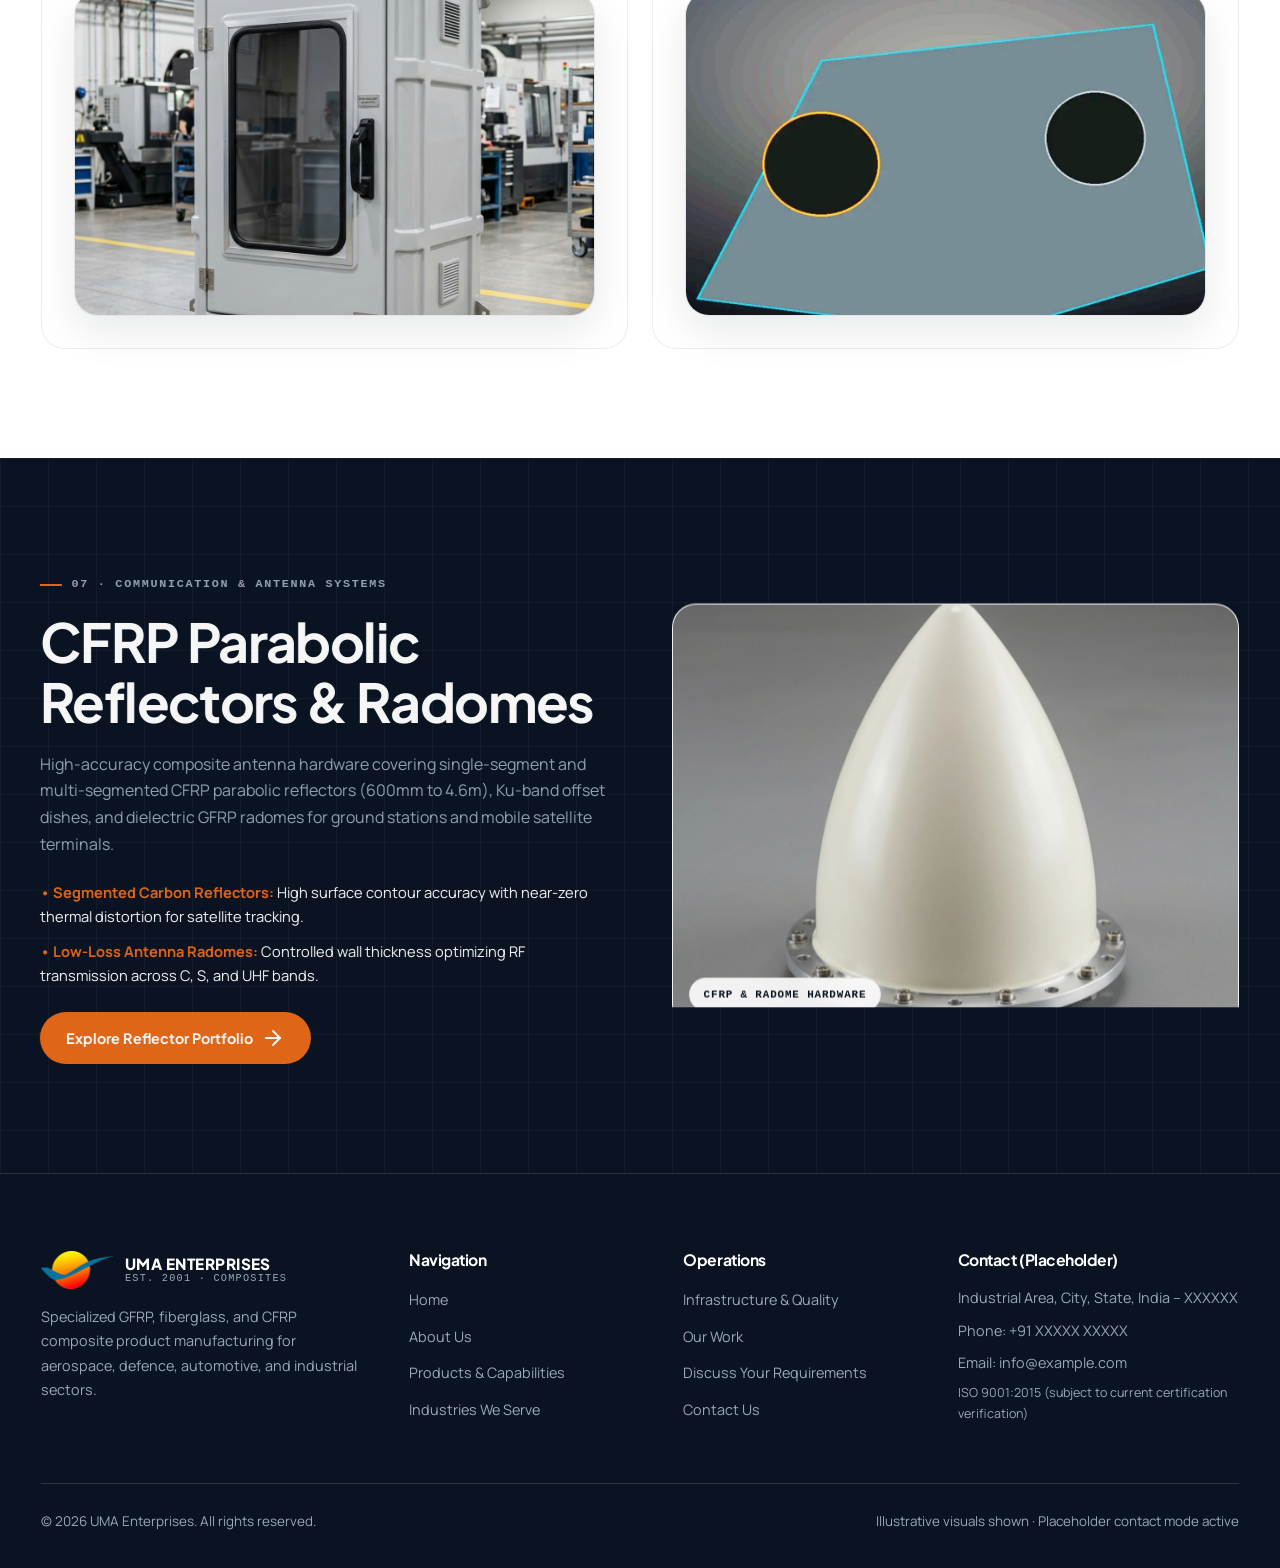
<file: UMA-Enterprises/industries.html>
<!DOCTYPE html>
<html lang="en">
<head>
  <meta charset="UTF-8" />
  <meta name="viewport" content="width=device-width, initial-scale=1.0" />
  <title>Industries We Serve | UMA Enterprises — Composite Engineering</title>
  <meta name="description" content="Discover UMA Enterprises' composite engineering applications across Aerospace &amp; Aviation, Defence &amp; Research, Automotive, Industrial Engineering, HVAC, Renewable Energy, and Communications." />
  <link rel="icon" href="assets/logo/favicon.png" type="image/png" />
  <link rel="preconnect" href="https://fonts.googleapis.com" />
  <link rel="preconnect" href="https://fonts.gstatic.com" crossorigin />
  <link href="https://fonts.googleapis.com/css2?family=Manrope:wght@400;500;600;700&family=Plus+Jakarta+Sans:wght@600;700;800&display=swap" rel="stylesheet" />
  <link rel="stylesheet" href="css/style.css" />
  <link rel="stylesheet" href="css/animations.css" />
  <link rel="stylesheet" href="css/responsive.css" />
</head>
<body>
  <a href="#main-content" class="skip-link">Skip to main content</a>
  <div class="scroll-progress" aria-hidden="true"></div>
  <div class="page-curtain" aria-hidden="true">
    <img src="assets/logo/logo-transparent.png" alt="UMA Enterprises" />
    <span>Industries</span>
  </div>

  <header class="site-header">
    <nav class="nav-shell" aria-label="Primary Navigation">
      <a href="index.html" class="brand-link">
        <img src="assets/logo/logo-transparent.png" alt="UMA Enterprises Logo" />
        <div class="brand-name"><strong>UMA ENTERPRISES</strong><span>Advanced Composites</span></div>
      </a>
      <ul class="nav-links">
        <li><a href="index.html">Home</a></li>
        <li><a href="about.html">About Us</a></li>
        <li><a href="capabilities.html">Capabilities</a></li>
        <li><a href="industries.html" class="active">Industries</a></li>
        <li><a href="infrastructure.html">Infrastructure</a></li>
        <li><a href="projects.html">Our Work</a></li>
        <li><a href="contact.html">Contact</a></li>
      </ul>
      <div class="nav-actions">
        <a href="contact.html" class="btn btn-primary btn-sm magnetic">
          <span>Discuss Your Requirements</span>
          <i data-lucide="arrow-right"></i>
        </a>
        <button class="nav-toggle" aria-label="Open navigation menu" aria-expanded="false"><i data-lucide="menu"></i></button>
      </div>
    </nav>
  </header>

  <div class="mobile-drawer" aria-label="Mobile Navigation">
    <a href="index.html">Home</a>
    <a href="about.html">About Us</a>
    <a href="capabilities.html">Products &amp; Capabilities</a>
    <a href="industries.html" class="active">Industries We Serve</a>
    <a href="infrastructure.html">Infrastructure &amp; Quality</a>
    <a href="projects.html">Our Work</a>
    <a href="contact.html">Contact Us</a>
  </div>

  <main id="main-content">
    <section class="page-hero bg-blueprint">
      <div class="container page-hero-grid">
        <div>
          <span class="eyebrow hero-reveal">Sector-Specific Engineering</span>
          <h1 class="hero-reveal">Industries We Serve</h1>
          <p class="hero-reveal">From supersonic aircraft wind tunnel models and military simulator shells to transit bus rooftop air conditioning housings and Ku-band carbon reflectors, discover our documented composite applications.</p>
        </div>
        <div class="page-hero-media clip-reveal hero-reveal">
          <img src="assets/generated-images/aerospace-components.webp" alt="Aerospace composite structural components" />
        </div>
      </div>
    </section>

    <!-- 01 Aerospace & Aviation (Split Image Right) -->
    <section class="section section-surface">
      <div class="container split-grid">
        <div class="reveal-left">
          <span class="eyebrow">01 &middot; Aerospace &amp; Aviation</span>
          <h2 class="section-title">Aerodynamic Testing, Tooling &amp; Flight Shells</h2>
          <p style="color: var(--ink-muted); margin-bottom: 1rem;">
            UMA Enterprises supports national aerospace programs, aircraft divisions, and commercial aviation innovators with high-accuracy scaled aerodynamic models, vacuum-formed windscreen canopy tooling, annealing fixtures, and full-scale aircraft mock-ups.
          </p>
          <div style="display: flex; flex-direction: column; gap: 0.6rem; margin-bottom: 1.5rem;">
            <div style="font-size: 0.92rem; color: var(--ink);"><strong style="color: var(--steel);">&bull; Scaled Wind Tunnel Models:</strong> High-precision force-measurement models with integrated static pressure tappings.</div>
            <div style="font-size: 0.92rem; color: var(--ink);"><strong style="color: var(--steel);">&bull; Canopy Bubble &amp; Trimming Tools:</strong> Specialized blow-forming dies and trimming fixtures for cockpit transparencies.</div>
            <div style="font-size: 0.92rem; color: var(--ink);"><strong style="color: var(--steel);">&bull; Aircraft Mock-Up Shells:</strong> 1:1 scale engineering and display mock-ups with internal structural mounting provisions.</div>
          </div>
          <a href="contact.html" class="btn btn-outline magnetic">Discuss Aerospace Needs</a>
        </div>
        <div class="media-frame clip-reveal reveal-up">
          <img src="assets/generated-images/wind-tunnel-models.webp" alt="Precision aerodynamic wind tunnel model" loading="lazy" />
          <span class="visual-caption-tag">Aerospace Test Model</span>
        </div>
      </div>
    </section>

    <!-- 02 Defence & Research (Dark Split Image Left) -->
    <section class="section section-dark bg-blueprint">
      <div class="container split-grid">
        <div class="media-frame clip-reveal reveal-up" style="border-color: var(--line-dark);">
          <img src="assets/generated-images/cockpit-simulator-shells.webp" alt="1:1 scale flight simulator cockpit enclosure" loading="lazy" />
          <span class="visual-caption-tag">Defence Simulator Shell</span>
        </div>
        <div class="reveal-left">
          <span class="eyebrow">02 &middot; Defence &amp; Research</span>
          <h2 class="section-title">Flight Simulator Cockpits, UAVs &amp; Test Rigs</h2>
          <p style="color: var(--ink-light); margin-bottom: 1rem;">
            Serving defence research and development establishments with 1:1 scale environmental flight simulator cockpits, computer-based pilot selection shells, tactical UAV airframe mock-ups, and anechoic chamber test structures.
          </p>
          <div style="display: flex; flex-direction: column; gap: 0.6rem; margin-bottom: 1.5rem;">
            <div style="font-size: 0.92rem; color: #fff;"><strong style="color: var(--accent);">&bull; Environmental Simulator Cockpits:</strong> Ergonomic pilot cockpit enclosures fitted with modular console mountings.</div>
            <div style="font-size: 0.92rem; color: #fff;"><strong style="color: var(--accent);">&bull; Tactical UAV &amp; Missile Mock-Ups:</strong> Full-scale airframe replicas, engine nacelles, and telemetry antenna masts.</div>
            <div style="font-size: 0.92rem; color: #fff;"><strong style="color: var(--accent);">&bull; Anechoic Chamber Structures:</strong> 15ft GFRP Rohacell-sandwiched cylinders for electromagnetic signature testing.</div>
          </div>
          <a href="capabilities.html" class="btn btn-outline-light magnetic">View Defence Capabilities</a>
        </div>
      </div>
    </section>

    <!-- 03 Automotive & 04 HVAC (Asymmetric Bento Grid) -->
    <section class="section section-canvas">
      <div class="container">
        <div class="bento-grid">
          <article class="bento-card span-7 reveal-up">
            <span class="eyebrow">03 &middot; Automotive &amp; Transportation</span>
            <h3>Commercial Vehicle Bonnets &amp; EV Casings</h3>
            <p style="margin-bottom: 1.25rem;">
              Lightweight FRP bonnet kit assemblies for heavy commercial trucks, electric vehicle battery protective enclosures, and full-scale automotive aerodynamic evaluation models.
            </p>
            <div class="media-frame" style="aspect-ratio: 16/9;">
              <img src="assets/generated-images/automotive-components.webp" alt="Automotive and commercial vehicle composite components" loading="lazy" />
            </div>
          </article>

          <article class="bento-card span-5 reveal-scale">
            <span class="eyebrow">04 &middot; HVAC &amp; Refrigeration</span>
            <h3>Transit Rooftop AC Housings &amp; Bases</h3>
            <p style="margin-bottom: 1.25rem;">
              Series manufacturing of UV-stabilized, impact-resistant GFRP housing covers and base trays for bus rooftop air conditioners, evaporator shrouds, and condenser units.
            </p>
            <div class="media-frame" style="aspect-ratio: 4/3;">
              <img src="assets/generated-images/composite-moulding-process.webp" alt="Vacuum moulding for HVAC housings" loading="lazy" />
            </div>
          </article>
        </div>
      </div>
    </section>

    <!-- 05 Industrial Engineering & 06 Renewable Energy -->
    <section class="section section-surface">
      <div class="container">
        <div class="bento-grid stagger-group">
          <article class="bento-card span-6 stagger-item">
            <span class="eyebrow">05 &middot; Industrial Engineering</span>
            <h3>Machine Enclosures &amp; Heavy Tooling</h3>
            <p style="margin-bottom: 1.25rem;">
              Heavy-duty corrosion-proof GFRP enclosures for CNC milling and gear hobbing machinery, durable transit boxes, and integrated composite-metal scaffolding structures.
            </p>
            <div class="media-frame" style="aspect-ratio: 16/10;">
              <img src="assets/generated-images/industrial-enclosures.webp" alt="Industrial machine tool enclosures" loading="lazy" />
            </div>
          </article>

          <article class="bento-card span-6 stagger-item">
            <span class="eyebrow">06 &middot; Renewable Energy</span>
            <h3>Wind Turbine Blades &amp; Master Moulds</h3>
            <p style="margin-bottom: 1.25rem;">
              Master tooling and prototype fabrication for 10kW wind turbine blade moulds, scaled wind wheel blades with pressure tappings, and aerodynamic composite airfoils.
            </p>
            <div class="media-frame" style="aspect-ratio: 16/10;">
              <img src="assets/generated-images/custom-engineered-composites.webp" alt="Custom composite tooling for energy applications" loading="lazy" />
            </div>
          </article>
        </div>
      </div>
    </section>

    <!-- 07 Communication & Antenna Systems (Full-width Dark Feature) -->
    <section class="section section-dark bg-blueprint">
      <div class="container split-grid">
        <div class="reveal-left">
          <span class="eyebrow">07 &middot; Communication &amp; Antenna Systems</span>
          <h2 class="section-title">CFRP Parabolic Reflectors &amp; Radomes</h2>
          <p style="color: var(--ink-light); margin-bottom: 1.35rem;">
            High-accuracy composite antenna hardware covering single-segment and multi-segmented CFRP parabolic reflectors (600mm to 4.6m), Ku-band offset dishes, and dielectric GFRP radomes for ground stations and mobile satellite terminals.
          </p>
          <div style="display: flex; flex-direction: column; gap: 0.6rem; margin-bottom: 1.5rem;">
            <div style="font-size: 0.92rem; color: #fff;"><strong style="color: var(--accent);">&bull; Segmented Carbon Reflectors:</strong> High surface contour accuracy with near-zero thermal distortion for satellite tracking.</div>
            <div style="font-size: 0.92rem; color: #fff;"><strong style="color: var(--accent);">&bull; Low-Loss Antenna Radomes:</strong> Controlled wall thickness optimizing RF transmission across C, S, and UHF bands.</div>
          </div>
          <a href="projects.html" class="btn btn-primary magnetic">
            <span>Explore Reflector Portfolio</span>
            <i data-lucide="arrow-right"></i>
          </a>
        </div>
        <div class="media-frame clip-reveal reveal-up" style="border-color: var(--line-dark);">
          <img src="assets/generated-images/composite-radomes.webp" alt="CFRP satellite reflector and antenna radome" loading="lazy" />
          <span class="visual-caption-tag">CFRP &amp; Radome Hardware</span>
        </div>
      </div>
    </section>
  </main>

  <footer class="site-footer">
    <div class="container">
      <div class="footer-grid">
        <div class="footer-col">
          <div class="brand-link" style="margin-bottom: 1rem;">
            <img src="assets/logo/logo-transparent.png" alt="UMA Enterprises" style="height: 38px;" />
            <div class="brand-name"><strong style="color: #fff;">UMA ENTERPRISES</strong><span style="color: var(--ink-light);">Est. 2001 &middot; Composites</span></div>
          </div>
          <p>Specialized GFRP, fiberglass, and CFRP composite product manufacturing for aerospace, defence, automotive, and industrial sectors.</p>
        </div>
        <div class="footer-col">
          <h4>Navigation</h4>
          <ul>
            <li><a href="index.html">Home</a></li>
            <li><a href="about.html">About Us</a></li>
            <li><a href="capabilities.html">Products &amp; Capabilities</a></li>
            <li><a href="industries.html">Industries We Serve</a></li>
          </ul>
        </div>
        <div class="footer-col">
          <h4>Operations</h4>
          <ul>
            <li><a href="infrastructure.html">Infrastructure &amp; Quality</a></li>
            <li><a href="projects.html">Our Work</a></li>
            <li><a href="contact.html">Discuss Your Requirements</a></li>
            <li><a href="contact.html">Contact Us</a></li>
          </ul>
        </div>
        <div class="footer-col">
          <h4>Contact (Placeholder)</h4>
          <p style="margin-bottom: 0.5rem;">Industrial Area, City, State, India &ndash; XXXXXX</p>
          <p style="margin-bottom: 0.5rem;">Phone: +91 XXXXX XXXXX</p>
          <p style="margin-bottom: 0.5rem;">Email: info@example.com</p>
          <p style="font-size: 0.78rem;">ISO 9001:2015 (subject to current certification verification)</p>
        </div>
      </div>
      <div class="footer-bottom">
        <span>&copy; 2026 UMA Enterprises. All rights reserved.</span>
        <span>Illustrative visuals shown &middot; Placeholder contact mode active</span>
      </div>
    </div>
  </footer>

  <div class="floating-utils">
    <a href="#" class="util-btn util-whatsapp" data-placeholder-whatsapp aria-label="WhatsApp Enquiry Placeholder"><i data-lucide="message-circle"></i></a>
    <button class="util-btn util-top" aria-label="Back to top"><i data-lucide="arrow-up"></i></button>
  </div>

  <script src="js/lucide.min.js"></script>
  <script src="js/lenis.min.js"></script>
  <script src="js/gsap.min.js"></script>
  <script src="js/ScrollTrigger.min.js"></script>
  <script src="js/main.js"></script>
  <script src="js/animations.js"></script>
</body>
</html>
</file>
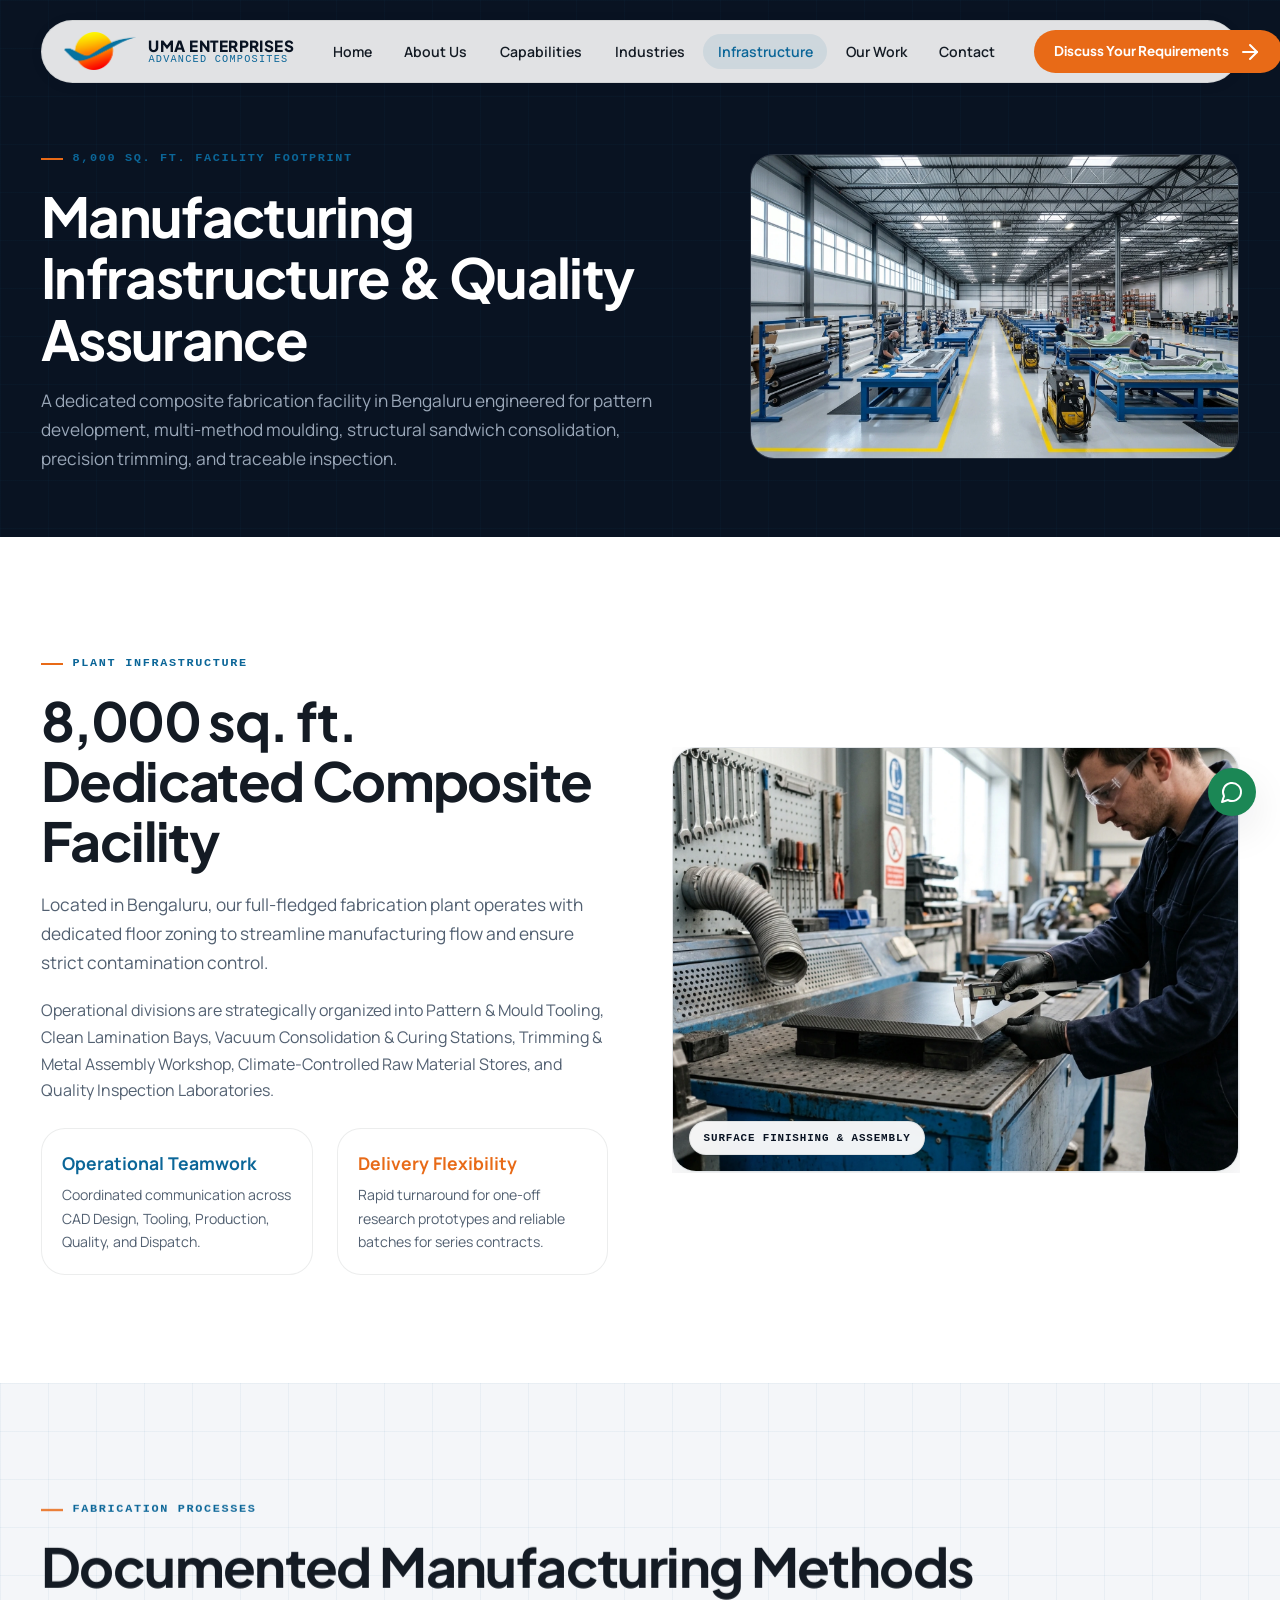
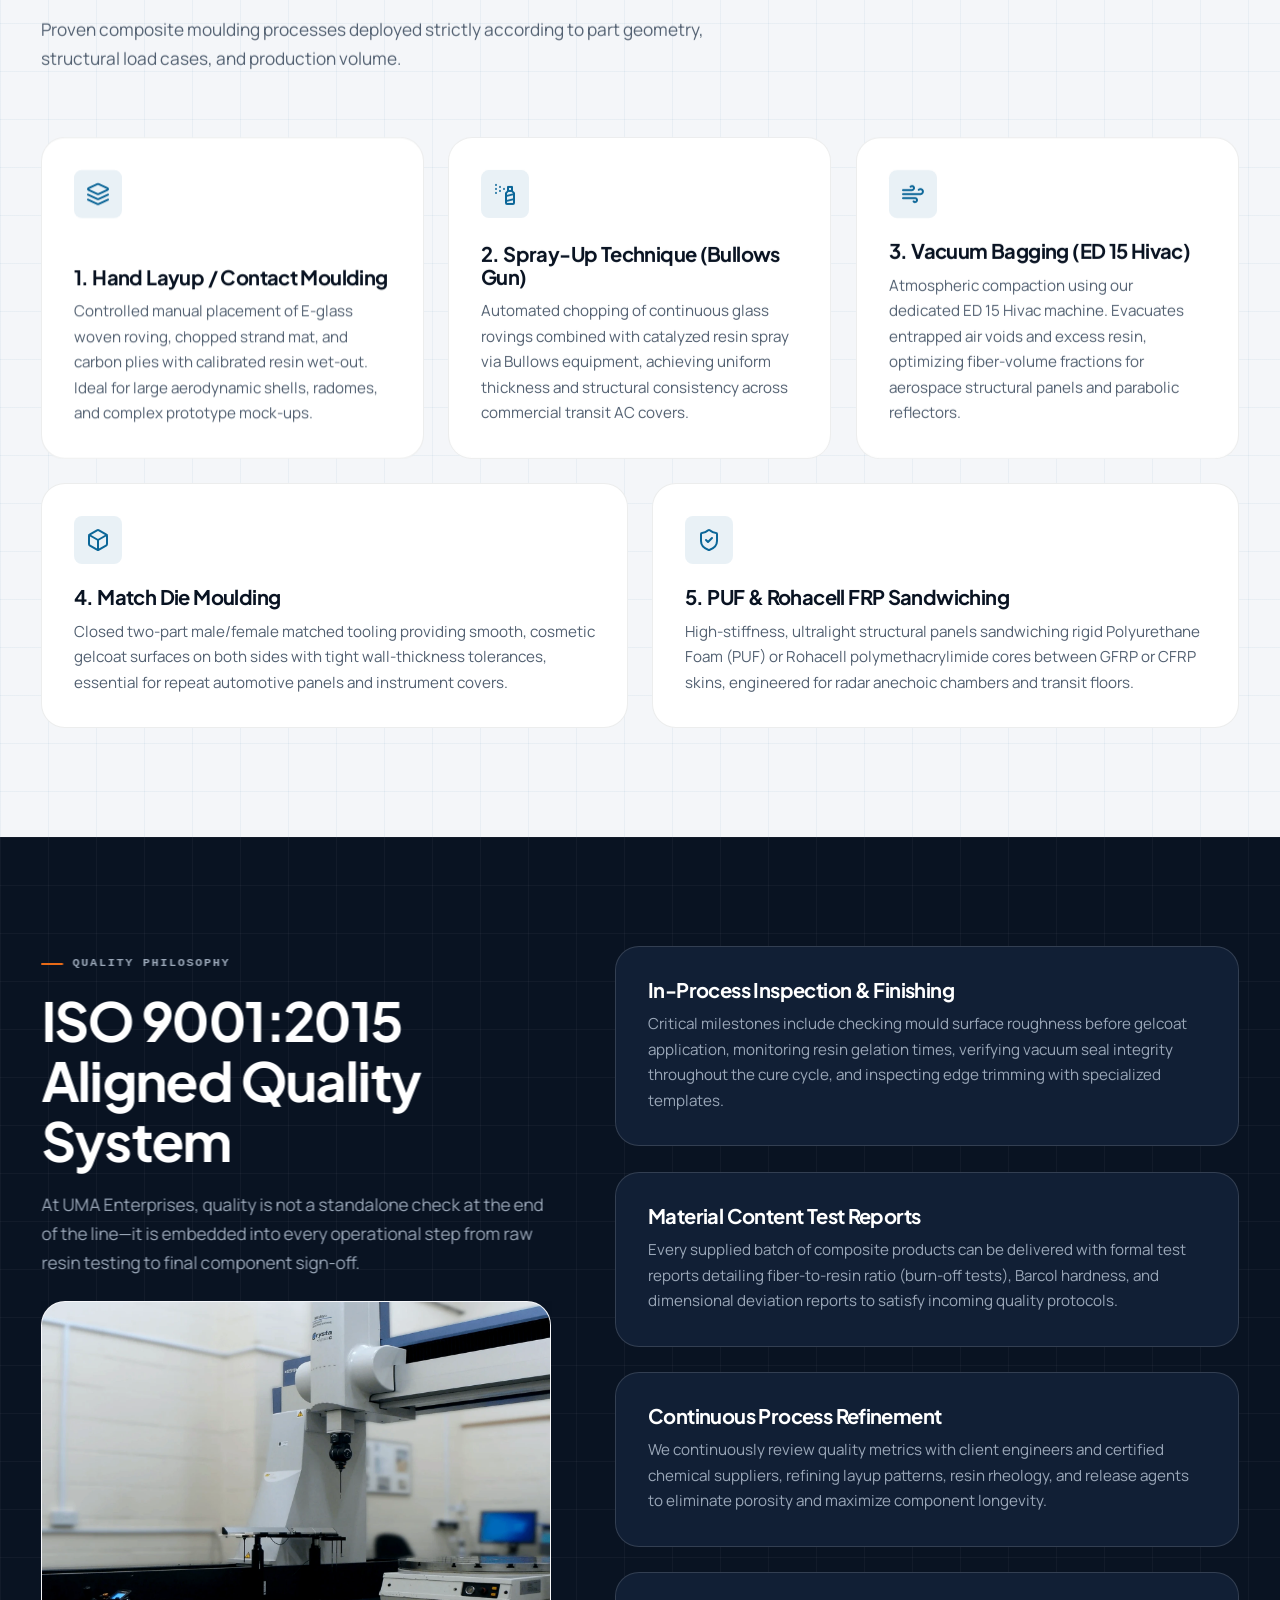
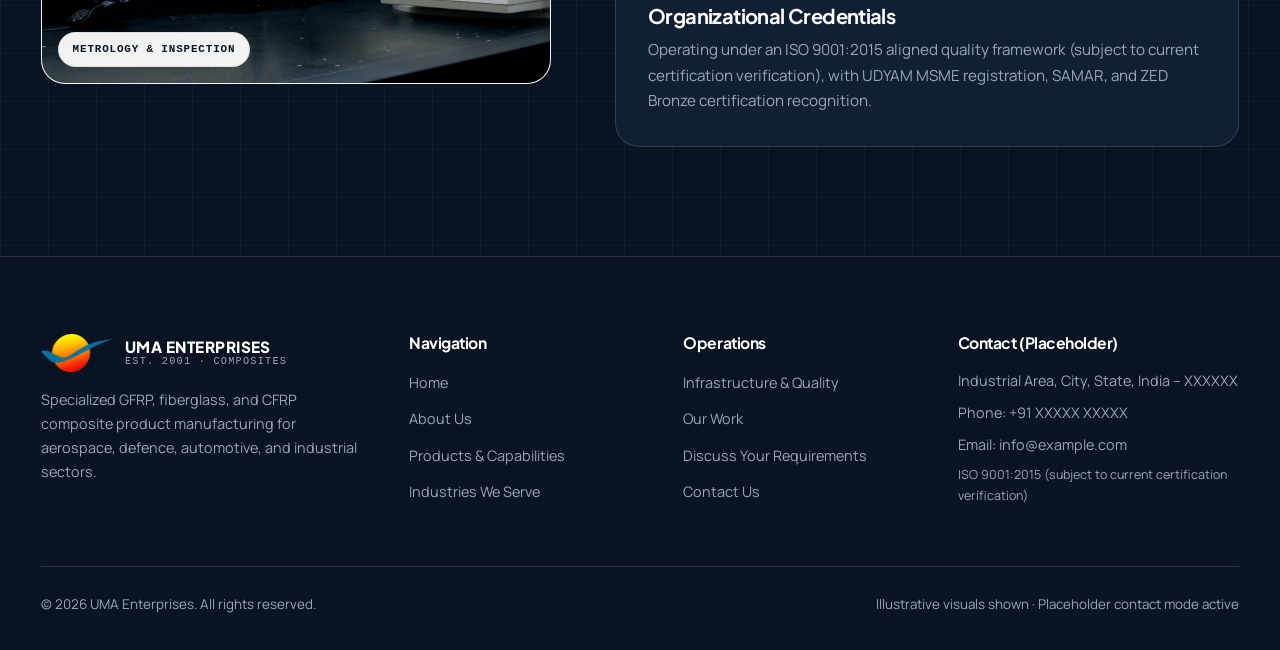
<file: UMA-Enterprises/infrastructure.html>
<!DOCTYPE html>
<html lang="en">
<head>
  <meta charset="UTF-8" />
  <meta name="viewport" content="width=device-width, initial-scale=1.0" />
  <title>Infrastructure &amp; Quality | UMA Enterprises — 8,000 sq. ft. Facility</title>
  <meta name="description" content="Tour UMA Enterprises' 8,000 sq. ft. composite manufacturing plant, documented fabrication equipment, inspection standards, and ISO 9001:2015 aligned quality control." />
  <link rel="icon" href="assets/logo/favicon.png" type="image/png" />
  <link rel="preconnect" href="https://fonts.googleapis.com" />
  <link rel="preconnect" href="https://fonts.gstatic.com" crossorigin />
  <link href="https://fonts.googleapis.com/css2?family=Manrope:wght@400;500;600;700&family=Plus+Jakarta+Sans:wght@600;700;800&display=swap" rel="stylesheet" />
  <link rel="stylesheet" href="css/style.css" />
  <link rel="stylesheet" href="css/animations.css" />
  <link rel="stylesheet" href="css/responsive.css" />
</head>
<body>
  <a href="#main-content" class="skip-link">Skip to main content</a>
  <div class="scroll-progress" aria-hidden="true"></div>
  <div class="page-curtain" aria-hidden="true">
    <img src="assets/logo/logo-transparent.png" alt="UMA Enterprises" />
    <span>Infrastructure</span>
  </div>

  <header class="site-header">
    <nav class="nav-shell" aria-label="Primary Navigation">
      <a href="index.html" class="brand-link">
        <img src="assets/logo/logo-transparent.png" alt="UMA Enterprises Logo" />
        <div class="brand-name"><strong>UMA ENTERPRISES</strong><span>Advanced Composites</span></div>
      </a>
      <ul class="nav-links">
        <li><a href="index.html">Home</a></li>
        <li><a href="about.html">About Us</a></li>
        <li><a href="capabilities.html">Capabilities</a></li>
        <li><a href="industries.html">Industries</a></li>
        <li><a href="infrastructure.html" class="active">Infrastructure</a></li>
        <li><a href="projects.html">Our Work</a></li>
        <li><a href="contact.html">Contact</a></li>
      </ul>
      <div class="nav-actions">
        <a href="contact.html" class="btn btn-primary btn-sm magnetic">
          <span>Discuss Your Requirements</span>
          <i data-lucide="arrow-right"></i>
        </a>
        <button class="nav-toggle" aria-label="Open navigation menu" aria-expanded="false"><i data-lucide="menu"></i></button>
      </div>
    </nav>
  </header>

  <div class="mobile-drawer" aria-label="Mobile Navigation">
    <a href="index.html">Home</a>
    <a href="about.html">About Us</a>
    <a href="capabilities.html">Products &amp; Capabilities</a>
    <a href="industries.html">Industries We Serve</a>
    <a href="infrastructure.html" class="active">Infrastructure &amp; Quality</a>
    <a href="projects.html">Our Work</a>
    <a href="contact.html">Contact Us</a>
  </div>

  <main id="main-content">
    <section class="page-hero bg-blueprint">
      <div class="container page-hero-grid">
        <div>
          <span class="eyebrow hero-reveal">8,000 sq. ft. Facility Footprint</span>
          <h1 class="hero-reveal">Manufacturing Infrastructure &amp; Quality Assurance</h1>
          <p class="hero-reveal">A dedicated composite fabrication facility in Bengaluru engineered for pattern development, multi-method moulding, structural sandwich consolidation, precision trimming, and traceable inspection.</p>
        </div>
        <div class="page-hero-media clip-reveal hero-reveal">
          <img src="assets/generated-images/infrastructure-facility.webp" alt="UMA Enterprises composite manufacturing facility layout" />
        </div>
      </div>
    </section>

    <!-- Facility Overview -->
    <section class="section section-surface">
      <div class="container split-grid">
        <div class="reveal-left">
          <span class="eyebrow">Plant Infrastructure</span>
          <h2 class="section-title">8,000 sq. ft. Dedicated Composite Facility</h2>
          <p class="section-lead" style="margin-bottom: 1.25rem;">
            Located in Bengaluru, our full-fledged fabrication plant operates with dedicated floor zoning to streamline manufacturing flow and ensure strict contamination control.
          </p>
          <p style="color: var(--ink-muted); margin-bottom: 1.5rem;">
            Operational divisions are strategically organized into Pattern &amp; Mould Tooling, Clean Lamination Bays, Vacuum Consolidation &amp; Curing Stations, Trimming &amp; Metal Assembly Workshop, Climate-Controlled Raw Material Stores, and Quality Inspection Laboratories.
          </p>
          <div class="bento-grid">
            <div class="bento-card span-6" style="padding: 1.25rem;">
              <strong style="color: var(--steel); font-size: 1.1rem; display: block; margin-bottom: 0.25rem;">Operational Teamwork</strong>
              <p style="font-size: 0.88rem;">Coordinated communication across CAD Design, Tooling, Production, Quality, and Dispatch.</p>
            </div>
            <div class="bento-card span-6" style="padding: 1.25rem;">
              <strong style="color: var(--accent); font-size: 1.1rem; display: block; margin-bottom: 0.25rem;">Delivery Flexibility</strong>
              <p style="font-size: 0.88rem;">Rapid turnaround for one-off research prototypes and reliable batches for series contracts.</p>
            </div>
          </div>
        </div>
        <div class="media-frame clip-reveal reveal-up">
          <img src="assets/generated-images/component-finishing.webp" alt="Component surface finishing and edge trimming" loading="lazy" />
          <span class="visual-caption-tag">Surface Finishing &amp; Assembly</span>
        </div>
      </div>
    </section>

    <!-- 5 Documented Fabrication Methods -->
    <section class="section section-canvas bg-blueprint">
      <div class="container">
        <div class="section-header reveal-up">
          <div>
            <span class="eyebrow">Fabrication Processes</span>
            <h2 class="section-title">Documented Manufacturing Methods</h2>
            <p class="section-lead">Proven composite moulding processes deployed strictly according to part geometry, structural load cases, and production volume.</p>
          </div>
        </div>

        <div class="bento-grid stagger-group">
          <!-- 1. Hand Layup -->
          <article class="bento-card span-4 stagger-item">
            <div class="card-icon"><i data-lucide="layers"></i></div>
            <div>
              <h3>1. Hand Layup / Contact Moulding</h3>
              <p>Controlled manual placement of E-glass woven roving, chopped strand mat, and carbon plies with calibrated resin wet-out. Ideal for large aerodynamic shells, radomes, and complex prototype mock-ups.</p>
            </div>
          </article>

          <!-- 2. Spray Up -->
          <article class="bento-card span-4 stagger-item">
            <div class="card-icon"><i data-lucide="spray-can"></i></div>
            <div>
              <h3>2. Spray-Up Technique (Bullows Gun)</h3>
              <p>Automated chopping of continuous glass rovings combined with catalyzed resin spray via Bullows equipment, achieving uniform thickness and structural consistency across commercial transit AC covers.</p>
            </div>
          </article>

          <!-- 3. Vacuum Bagging -->
          <article class="bento-card span-4 stagger-item">
            <div class="card-icon"><i data-lucide="wind"></i></div>
            <div>
              <h3>3. Vacuum Bagging (ED 15 Hivac)</h3>
              <p>Atmospheric compaction using our dedicated ED 15 Hivac machine. Evacuates entrapped air voids and excess resin, optimizing fiber-volume fractions for aerospace structural panels and parabolic reflectors.</p>
            </div>
          </article>

          <!-- 4. Match Die Moulding -->
          <article class="bento-card span-6 stagger-item">
            <div class="card-icon"><i data-lucide="box"></i></div>
            <div>
              <h3>4. Match Die Moulding</h3>
              <p>Closed two-part male/female matched tooling providing smooth, cosmetic gelcoat surfaces on both sides with tight wall-thickness tolerances, essential for repeat automotive panels and instrument covers.</p>
            </div>
          </article>

          <!-- 5. PUF & FRP Sandwiching -->
          <article class="bento-card span-6 stagger-item">
            <div class="card-icon"><i data-lucide="shield-check"></i></div>
            <div>
              <h3>5. PUF &amp; Rohacell FRP Sandwiching</h3>
              <p>High-stiffness, ultralight structural panels sandwiching rigid Polyurethane Foam (PUF) or Rohacell polymethacrylimide cores between GFRP or CFRP skins, engineered for radar anechoic chambers and transit floors.</p>
            </div>
          </article>
        </div>
      </div>
    </section>

    <!-- Quality Assurance & Continuous Improvement -->
    <section class="section section-dark bg-blueprint">
      <div class="container sticky-split">
        <div class="sticky-col reveal-left">
          <span class="eyebrow">Quality Philosophy</span>
          <h2 class="section-title">ISO 9001:2015 Aligned Quality System</h2>
          <p class="section-lead" style="margin-bottom: 1.5rem;">
            At UMA Enterprises, quality is not a standalone check at the end of the line—it is embedded into every operational step from raw resin testing to final component sign-off.
          </p>
          <div class="media-frame clip-reveal" style="border-color: var(--line-dark);">
            <img src="assets/generated-images/quality-inspection.webp" alt="Dimensional metrology and quality inspection" loading="lazy" />
            <span class="visual-caption-tag">Metrology &amp; Inspection</span>
          </div>
        </div>

        <div style="display: flex; flex-direction: column; gap: 1.6rem;">
          <div class="bento-card reveal-up" style="background: var(--bg-dark-elevated); border-color: var(--line-dark);">
            <h3 style="color: #fff;">In-Process Inspection &amp; Finishing</h3>
            <p style="color: var(--ink-light);">Critical milestones include checking mould surface roughness before gelcoat application, monitoring resin gelation times, verifying vacuum seal integrity throughout the cure cycle, and inspecting edge trimming with specialized templates.</p>
          </div>
          <div class="bento-card reveal-up" style="background: var(--bg-dark-elevated); border-color: var(--line-dark);">
            <h3 style="color: #fff;">Material Content Test Reports</h3>
            <p style="color: var(--ink-light);">Every supplied batch of composite products can be delivered with formal test reports detailing fiber-to-resin ratio (burn-off tests), Barcol hardness, and dimensional deviation reports to satisfy incoming quality protocols.</p>
          </div>
          <div class="bento-card reveal-up" style="background: var(--bg-dark-elevated); border-color: var(--line-dark);">
            <h3 style="color: #fff;">Continuous Process Refinement</h3>
            <p style="color: var(--ink-light);">We continuously review quality metrics with client engineers and certified chemical suppliers, refining layup patterns, resin rheology, and release agents to eliminate porosity and maximize component longevity.</p>
          </div>
          <div class="bento-card reveal-up" style="background: var(--bg-dark-elevated); border-color: var(--line-dark);">
            <h3 style="color: #fff;">Organizational Credentials</h3>
            <p style="color: var(--ink-light);">Operating under an ISO 9001:2015 aligned quality framework (subject to current certification verification), with UDYAM MSME registration, SAMAR, and ZED Bronze certification recognition.</p>
          </div>
        </div>
      </div>
    </section>
  </main>

  <footer class="site-footer">
    <div class="container">
      <div class="footer-grid">
        <div class="footer-col">
          <div class="brand-link" style="margin-bottom: 1rem;">
            <img src="assets/logo/logo-transparent.png" alt="UMA Enterprises" style="height: 38px;" />
            <div class="brand-name"><strong style="color: #fff;">UMA ENTERPRISES</strong><span style="color: var(--ink-light);">Est. 2001 &middot; Composites</span></div>
          </div>
          <p>Specialized GFRP, fiberglass, and CFRP composite product manufacturing for aerospace, defence, automotive, and industrial sectors.</p>
        </div>
        <div class="footer-col">
          <h4>Navigation</h4>
          <ul>
            <li><a href="index.html">Home</a></li>
            <li><a href="about.html">About Us</a></li>
            <li><a href="capabilities.html">Products &amp; Capabilities</a></li>
            <li><a href="industries.html">Industries We Serve</a></li>
          </ul>
        </div>
        <div class="footer-col">
          <h4>Operations</h4>
          <ul>
            <li><a href="infrastructure.html">Infrastructure &amp; Quality</a></li>
            <li><a href="projects.html">Our Work</a></li>
            <li><a href="contact.html">Discuss Your Requirements</a></li>
            <li><a href="contact.html">Contact Us</a></li>
          </ul>
        </div>
        <div class="footer-col">
          <h4>Contact (Placeholder)</h4>
          <p style="margin-bottom: 0.5rem;">Industrial Area, City, State, India &ndash; XXXXXX</p>
          <p style="margin-bottom: 0.5rem;">Phone: +91 XXXXX XXXXX</p>
          <p style="margin-bottom: 0.5rem;">Email: info@example.com</p>
          <p style="font-size: 0.78rem;">ISO 9001:2015 (subject to current certification verification)</p>
        </div>
      </div>
      <div class="footer-bottom">
        <span>&copy; 2026 UMA Enterprises. All rights reserved.</span>
        <span>Illustrative visuals shown &middot; Placeholder contact mode active</span>
      </div>
    </div>
  </footer>

  <div class="floating-utils">
    <a href="#" class="util-btn util-whatsapp" data-placeholder-whatsapp aria-label="WhatsApp Enquiry Placeholder"><i data-lucide="message-circle"></i></a>
    <button class="util-btn util-top" aria-label="Back to top"><i data-lucide="arrow-up"></i></button>
  </div>

  <script src="js/lucide.min.js"></script>
  <script src="js/lenis.min.js"></script>
  <script src="js/gsap.min.js"></script>
  <script src="js/ScrollTrigger.min.js"></script>
  <script src="js/main.js"></script>
  <script src="js/animations.js"></script>
</body>
</html>
</file>
<file: UMA-Enterprises/css/style.css>
/* ==========================================================================
   UMA ENTERPRISES — 2026 Industrial Composite Design System
   ========================================================================== */
:root {
  /* Logo-Derived Industrial Palette */
  --bg-canvas: #F4F6F9;
  --bg-surface: #FFFFFF;
  --bg-dark: #091322;
  --bg-dark-elevated: #111F35;
  --ink: #141B24;
  --ink-muted: #526071;
  --ink-light: #9AA7B8;
  --steel: #0B6698;
  --steel-deep: #084D74;
  --accent: #E86A17;
  --accent-hover: #CC5509;
  --accent-soft: rgba(232, 106, 23, 0.12);

  /* Hairlines & Glass */
  --line-light: rgba(20, 27, 36, 0.08);
  --line-dark: rgba(255, 255, 255, 0.14);
  --glass-light: rgba(255, 255, 255, 0.88);
  --glass-dark: rgba(9, 19, 34, 0.82);

  /* Typography */
  --font-display: 'Plus Jakarta Sans', -apple-system, BlinkMacSystemFont, sans-serif;
  --font-body: 'Manrope', -apple-system, BlinkMacSystemFont, sans-serif;
  --font-mono: ui-monospace, SFMono-Regular, Menlo, Monaco, Consolas, monospace;

  /* Scale & Rhythm */
  --container: 1360px;
  --gutter: clamp(1.25rem, 3.2vw, 3rem);
  --section-py: clamp(4.5rem, 8.5vw, 8rem);
  --radius-sm: 8px;
  --radius-md: 16px;
  --radius-lg: 24px;
  --radius-pill: 999px;

  --shadow-sm: 0 2px 14px rgba(9, 19, 34, 0.05);
  --shadow-md: 0 16px 40px rgba(9, 19, 34, 0.09);
  --shadow-lg: 0 32px 72px rgba(9, 19, 34, 0.16);
  --ease: cubic-bezier(0.22, 1, 0.36, 1);
}

*, *::before, *::after {
  box-sizing: border-box;
  margin: 0;
  padding: 0;
}

html {
  font-size: 16px;
  overflow-x: hidden;
  -webkit-font-smoothing: antialiased;
  -moz-osx-font-smoothing: grayscale;
}

body {
  font-family: var(--font-body);
  background-color: var(--bg-canvas);
  color: var(--ink);
  line-height: 1.68;
  overflow-x: hidden;
}

img {
  display: block;
  max-width: 100%;
  height: auto;
}

a {
  color: inherit;
  text-decoration: none;
}

button {
  font-family: inherit;
  cursor: pointer;
  border: none;
  background: none;
}

ul, ol {
  list-style: none;
}

.skip-link {
  position: absolute;
  top: -100px;
  left: 1rem;
  background: var(--bg-dark);
  color: #fff;
  padding: 0.75rem 1.25rem;
  z-index: 9999;
  border-radius: var(--radius-sm);
  font-weight: 600;
}
.skip-link:focus { top: 1rem; }

.container {
  width: 100%;
  max-width: var(--container);
  margin: 0 auto;
  padding-inline: var(--gutter);
}

.section {
  padding-block: var(--section-py);
  position: relative;
}

.section-surface { background-color: var(--bg-surface); }
.section-canvas { background-color: var(--bg-canvas); }
.section-dark {
  background-color: var(--bg-dark);
  color: #FFFFFF;
}

/* Technical Blueprint Grid Pattern */
.bg-blueprint {
  background-image:
    linear-gradient(to right, rgba(11, 102, 152, 0.05) 1px, transparent 1px),
    linear-gradient(to bottom, rgba(11, 102, 152, 0.05) 1px, transparent 1px);
  background-size: 48px 48px;
}

.section-dark.bg-blueprint {
  background-image:
    linear-gradient(to right, rgba(255, 255, 255, 0.035) 1px, transparent 1px),
    linear-gradient(to bottom, rgba(255, 255, 255, 0.035) 1px, transparent 1px);
  background-size: 48px 48px;
}

/* Typography */
h1, h2, h3, h4, h5 {
  font-family: var(--font-display);
  font-weight: 700;
  line-height: 1.12;
  letter-spacing: -0.03em;
}

.eyebrow {
  display: inline-flex;
  align-items: center;
  gap: 0.6rem;
  font-family: var(--font-mono);
  font-size: 0.74rem;
  font-weight: 600;
  letter-spacing: 0.14em;
  text-transform: uppercase;
  color: var(--steel);
  margin-bottom: 1rem;
}

.eyebrow::before {
  content: "";
  width: 22px;
  height: 2px;
  background-color: var(--accent);
}

.section-dark .eyebrow {
  color: var(--ink-light);
}

.section-title {
  font-size: clamp(2.1rem, 4.2vw, 3.4rem);
  margin-bottom: 1.2rem;
}

.section-lead {
  font-size: clamp(1.02rem, 1.35vw, 1.18rem);
  color: var(--ink-muted);
  max-width: 64ch;
}

.section-dark .section-lead {
  color: var(--ink-light);
}

.section-header {
  display: flex;
  flex-wrap: wrap;
  justify-content: space-between;
  align-items: flex-end;
  gap: 1.5rem;
  margin-bottom: clamp(2.5rem, 5vw, 4rem);
}

/* Scroll Progress & Page Curtain */
.scroll-progress {
  position: fixed;
  top: 0;
  left: 0;
  height: 3px;
  width: 0%;
  background: linear-gradient(90deg, var(--steel), var(--accent));
  z-index: 1500;
  pointer-events: none;
}

.page-curtain {
  position: fixed;
  inset: 0;
  background: var(--bg-dark);
  z-index: 9990;
  display: flex;
  flex-direction: column;
  align-items: center;
  justify-content: center;
  gap: 0.85rem;
  opacity: 1;
  transition: opacity 0.45s var(--ease), visibility 0.45s var(--ease);
}

.page-curtain.is-hidden {
  opacity: 0;
  visibility: hidden;
  pointer-events: none;
}

.page-curtain img {
  width: 64px;
  height: 64px;
  object-fit: contain;
}

.page-curtain span {
  font-family: var(--font-mono);
  font-size: 0.72rem;
  letter-spacing: 0.2em;
  color: var(--ink-light);
  text-transform: uppercase;
}

/* ==========================================================================
   Modern Floating Navigation (Inspired by Reference Mockup)
   ========================================================================== */
.site-header {
  position: fixed;
  top: 1.25rem;
  left: 0;
  right: 0;
  z-index: 1000;
  padding-inline: var(--gutter);
  transition: top 0.35s var(--ease);
}

.site-header.is-scrolled {
  top: 0.6rem;
}

.nav-shell {
  max-width: var(--container);
  margin: 0 auto;
  background: rgba(255, 255, 255, 0.88);
  backdrop-filter: blur(20px);
  -webkit-backdrop-filter: blur(20px);
  border: 1px solid var(--line-light);
  border-radius: var(--radius-pill);
  padding: 0.55rem 0.85rem 0.55rem 1.4rem;
  display: flex;
  align-items: center;
  justify-content: space-between;
  gap: 1.5rem;
  box-shadow: var(--shadow-sm);
  transition: background 0.3s ease, box-shadow 0.3s ease;
}

.site-header.is-scrolled .nav-shell {
  background: rgba(255, 255, 255, 0.98);
  box-shadow: var(--shadow-md);
}

.brand-link {
  display: inline-flex;
  align-items: center;
  gap: 0.75rem;
  flex-shrink: 0;
}

.brand-link img {
  height: 38px;
  width: auto;
}

.brand-name {
  display: flex;
  flex-direction: column;
  line-height: 1.08;
}

.brand-name strong {
  font-family: var(--font-display);
  font-size: 0.96rem;
  font-weight: 800;
  letter-spacing: 0.03em;
  color: var(--bg-dark);
}

.brand-name span {
  font-family: var(--font-mono);
  font-size: 0.64rem;
  letter-spacing: 0.12em;
  color: var(--steel);
  text-transform: uppercase;
}

.nav-links {
  display: flex;
  align-items: center;
  gap: 0.25rem;
}

.nav-links a {
  font-size: 0.88rem;
  font-weight: 600;
  color: var(--ink);
  padding: 0.5rem 0.9rem;
  border-radius: var(--radius-pill);
  transition: color 0.25s ease, background-color 0.25s ease;
  white-space: nowrap;
}

.nav-links a:hover,
.nav-links a.active {
  color: var(--steel);
  background-color: rgba(11, 102, 152, 0.09);
}

.nav-actions {
  display: flex;
  align-items: center;
  gap: 0.65rem;
}

.nav-toggle {
  display: none;
  width: 42px;
  height: 42px;
  border-radius: 50%;
  border: 1px solid var(--line-light);
  align-items: center;
  justify-content: center;
  color: var(--bg-dark);
}

/* Mobile Drawer */
.mobile-drawer {
  position: fixed;
  inset: 0;
  background: var(--bg-dark);
  color: #fff;
  z-index: 999;
  display: flex;
  flex-direction: column;
  justify-content: center;
  padding: 5rem 2rem 2rem;
  gap: 0.85rem;
  opacity: 0;
  visibility: hidden;
  transform: translateY(-14px);
  transition: opacity 0.35s var(--ease), transform 0.35s var(--ease), visibility 0.35s;
}

.mobile-drawer.is-open {
  opacity: 1;
  visibility: visible;
  transform: translateY(0);
}

.mobile-drawer a {
  font-family: var(--font-display);
  font-size: 1.45rem;
  font-weight: 700;
  padding-block: 0.55rem;
  border-bottom: 1px solid var(--line-dark);
}

.mobile-drawer a.active {
  color: var(--accent);
}

/* ==========================================================================
   Buttons
   ========================================================================== */
.btn {
  display: inline-flex;
  align-items: center;
  justify-content: center;
  gap: 0.55rem;
  font-family: var(--font-display);
  font-size: 0.9rem;
  font-weight: 700;
  padding: 0.88rem 1.6rem;
  border-radius: var(--radius-pill);
  transition: transform 0.28s var(--ease), background-color 0.25s ease, box-shadow 0.25s ease, border-color 0.25s ease;
  white-space: nowrap;
}

.btn-sm { padding: 0.6rem 1.25rem; font-size: 0.84rem; }

.btn-primary {
  background-color: var(--accent);
  color: #fff;
}
.btn-primary:hover {
  background-color: var(--accent-hover);
  transform: translateY(-2px);
  box-shadow: 0 12px 28px rgba(232, 106, 23, 0.3);
}

.btn-dark {
  background-color: var(--bg-dark);
  color: #fff;
}
.btn-dark:hover {
  background-color: var(--steel);
  transform: translateY(-2px);
}

.btn-white {
  background-color: #FFFFFF;
  color: var(--bg-dark);
  box-shadow: var(--shadow-sm);
}
.btn-white:hover {
  background-color: var(--bg-canvas);
  transform: translateY(-2px);
}

.btn-outline {
  background-color: transparent;
  color: var(--bg-dark);
  border: 1px solid var(--line-light);
}
.btn-outline:hover {
  border-color: var(--steel);
  background-color: rgba(11, 102, 152, 0.05);
}

.btn-outline-light {
  background-color: rgba(255, 255, 255, 0.1);
  color: #fff;
  border: 1px solid rgba(255, 255, 255, 0.35);
  backdrop-filter: blur(10px);
}
.btn-outline-light:hover {
  background-color: #fff;
  color: var(--bg-dark);
}

/* ==========================================================================
   2026 Aerospace-Inspired Hero Section (Directly inspired by Reference Mockup)
   ========================================================================== */
.hero-vse {
  position: relative;
  min-height: 94vh;
  display: flex;
  align-items: flex-end;
  padding-top: clamp(8rem, 12vw, 10rem);
  padding-bottom: clamp(3.5rem, 6vw, 5.5rem);
  overflow: hidden;
  background-color: var(--bg-dark);
  color: #fff;
}

.hero-vse-bg {
  position: absolute;
  inset: 0;
  z-index: 0;
}

.hero-vse-bg img {
  width: 100%;
  height: 100%;
  object-fit: cover;
  object-position: center;
}

/* Subtle, natural atmospheric vignette (No heavy black block out - keeps image clearly visible) */
.hero-vse-scrim {
  position: absolute;
  inset: 0;
  background: radial-gradient(circle at 75% 35%, rgba(9, 19, 34, 0.15) 0%, rgba(9, 19, 34, 0.65) 75%, rgba(9, 19, 34, 0.9) 100%);
  z-index: 1;
}

.hero-vse-content {
  position: relative;
  z-index: 2;
  width: 100%;
  display: grid;
  grid-template-columns: minmax(0, 1.25fr) minmax(0, 0.75fr);
  gap: clamp(2rem, 5vw, 4.5rem);
  align-items: end;
}

.hero-vse-headline {
  font-size: clamp(2.75rem, 5.5vw, 4.75rem);
  font-weight: 800;
  line-height: 1.05;
  letter-spacing: -0.035em;
  color: #FFFFFF;
  margin-bottom: 1.35rem;
}

.hero-vse-sub {
  font-size: clamp(1.05rem, 1.35vw, 1.22rem);
  color: rgba(255, 255, 255, 0.9);
  max-width: 54ch;
  margin-bottom: 2.2rem;
  line-height: 1.6;
}

.hero-vse-actions {
  display: flex;
  flex-wrap: wrap;
  gap: 1rem;
}

/* Frosted Glass Spotlight Card (Right Side of Hero) */
.hero-spotlight-card {
  background: rgba(255, 255, 255, 0.12);
  backdrop-filter: blur(24px);
  -webkit-backdrop-filter: blur(24px);
  border: 1px solid rgba(255, 255, 255, 0.24);
  border-radius: var(--radius-lg);
  padding: 1.85rem;
  color: #fff;
  display: flex;
  flex-direction: column;
  gap: 1.25rem;
  box-shadow: var(--shadow-lg);
}

.spotlight-eyebrow {
  font-family: var(--font-mono);
  font-size: 0.74rem;
  letter-spacing: 0.14em;
  text-transform: uppercase;
  color: var(--accent);
  font-weight: 700;
}

.hero-spotlight-card h3 {
  font-size: 1.28rem;
  line-height: 1.3;
}

.hero-spotlight-card p {
  font-size: 0.94rem;
  color: rgba(255, 255, 255, 0.85);
  line-height: 1.6;
}

.spotlight-card-btn {
  background: #FFFFFF;
  color: var(--bg-dark);
  display: flex;
  justify-content: space-between;
  align-items: center;
  padding: 0.85rem 1.4rem;
  border-radius: var(--radius-pill);
  font-weight: 700;
  font-size: 0.9rem;
  transition: transform 0.25s var(--ease), background 0.25s ease;
}
.spotlight-card-btn:hover {
  background: var(--bg-canvas);
  transform: translateY(-2px);
}

.scroll-indicator-vse {
  position: absolute;
  bottom: 1.5rem;
  left: var(--gutter);
  z-index: 2;
  display: inline-flex;
  align-items: center;
  gap: 0.75rem;
  font-family: var(--font-mono);
  font-size: 0.72rem;
  letter-spacing: 0.12em;
  text-transform: uppercase;
  color: rgba(255, 255, 255, 0.7);
}

.scroll-line-vse {
  width: 1px;
  height: 28px;
  background: rgba(255, 255, 255, 0.3);
  position: relative;
  overflow: hidden;
}

.scroll-line-vse::after {
  content: "";
  position: absolute;
  top: -100%;
  left: 0;
  width: 100%;
  height: 100%;
  background: var(--accent);
  animation: scrollDrop 1.8s infinite ease-in-out;
}

@keyframes scrollDrop {
  0% { top: -100%; }
  100% { top: 100%; }
}

/* Inner Page Hero */
.page-hero {
  padding-top: clamp(8rem, 11vw, 10rem);
  padding-bottom: clamp(3.5rem, 5vw, 5rem);
  background-color: var(--bg-dark);
  color: #fff;
  position: relative;
  overflow: hidden;
}

.page-hero-grid {
  display: grid;
  grid-template-columns: 1.15fr 0.85fr;
  gap: 3rem;
  align-items: center;
}

.page-hero h1 {
  font-size: clamp(2.35rem, 4.3vw, 3.8rem);
  margin-bottom: 1rem;
}

.page-hero p {
  color: var(--ink-light);
  font-size: 1.08rem;
  max-width: 58ch;
}

.page-hero-media {
  position: relative;
  border-radius: var(--radius-lg);
  overflow: hidden;
  border: 1px solid var(--line-dark);
  aspect-ratio: 16 / 10;
  box-shadow: var(--shadow-lg);
}

.page-hero-media img {
  width: 100%;
  height: 100%;
  object-fit: cover;
}

/* ==========================================================================
   Bento, Sticky Split & Horizontal Workflow Layouts
   ========================================================================== */
.bento-grid {
  display: grid;
  grid-template-columns: repeat(12, 1fr);
  gap: 1.5rem;
}

.bento-card {
  background: var(--bg-surface);
  border: 1px solid var(--line-light);
  border-radius: var(--radius-lg);
  padding: 2rem;
  display: flex;
  flex-direction: column;
  justify-content: space-between;
  transition: transform 0.35s var(--ease), border-color 0.35s ease, box-shadow 0.35s ease;
}

.bento-card:hover {
  transform: translateY(-4px);
  border-color: rgba(11, 102, 152, 0.32);
  box-shadow: var(--shadow-md);
}

.span-3 { grid-column: span 3; }
.span-4 { grid-column: span 4; }
.span-5 { grid-column: span 5; }
.span-6 { grid-column: span 6; }
.span-7 { grid-column: span 7; }
.span-8 { grid-column: span 8; }
.span-12 { grid-column: span 12; }

.card-icon {
  width: 48px;
  height: 48px;
  border-radius: var(--radius-sm);
  background: rgba(11, 102, 152, 0.09);
  color: var(--steel);
  display: flex;
  align-items: center;
  justify-content: center;
  margin-bottom: 1.4rem;
}

.bento-card h3 {
  font-size: 1.26rem;
  margin-bottom: 0.6rem;
  color: var(--bg-dark);
}

.bento-card p {
  font-size: 0.95rem;
  color: var(--ink-muted);
}

/* Sticky Split Layout */
.sticky-split {
  display: grid;
  grid-template-columns: 0.9fr 1.1fr;
  gap: clamp(2rem, 5vw, 4.5rem);
  align-items: start;
}

.sticky-col {
  position: sticky;
  top: 7rem;
}

.split-grid {
  display: grid;
  grid-template-columns: 1fr 1fr;
  gap: clamp(2rem, 5vw, 4.5rem);
  align-items: center;
}

.media-frame {
  position: relative;
  border-radius: var(--radius-lg);
  overflow: hidden;
  border: 1px solid var(--line-light);
  aspect-ratio: 4 / 3;
  background: var(--bg-canvas);
  box-shadow: var(--shadow-md);
}

.media-frame img {
  width: 100%;
  height: 100%;
  object-fit: cover;
}

.visual-caption-tag {
  position: absolute;
  bottom: 1rem;
  left: 1rem;
  background: rgba(255, 255, 255, 0.94);
  backdrop-filter: blur(10px);
  color: var(--bg-dark);
  font-family: var(--font-mono);
  font-size: 0.68rem;
  letter-spacing: 0.08em;
  text-transform: uppercase;
  padding: 0.45rem 0.85rem;
  border-radius: var(--radius-pill);
  border: 1px solid var(--line-light);
  font-weight: 600;
}

/* Horizontal Scrolling Showcase */
.h-scroll-wrap {
  overflow: hidden;
  padding-block: 1rem;
}

.h-scroll-track {
  display: flex;
  gap: 1.6rem;
  width: max-content;
}

.h-card {
  width: 380px;
  flex-shrink: 0;
  background: var(--bg-surface);
  border: 1px solid var(--line-light);
  border-radius: var(--radius-lg);
  overflow: hidden;
  box-shadow: var(--shadow-sm);
  transition: transform 0.3s var(--ease), box-shadow 0.3s ease;
}

.h-card:hover {
  transform: translateY(-4px);
  box-shadow: var(--shadow-md);
}

.h-card-img {
  position: relative;
  aspect-ratio: 16 / 10;
  overflow: hidden;
}

.h-card-img img {
  width: 100%;
  height: 100%;
  object-fit: cover;
}

.h-card-body {
  padding: 1.5rem;
}

.h-card-body h3 {
  font-size: 1.15rem;
  margin-bottom: 0.5rem;
  color: var(--bg-dark);
}

.h-card-body p {
  font-size: 0.9rem;
  color: var(--ink-muted);
}

/* Stats Strip */
.stats-grid {
  display: grid;
  grid-template-columns: repeat(4, 1fr);
  gap: 1.5rem;
}

.stat-item {
  padding: 2rem 1.6rem;
  border-left: 2px solid var(--line-dark);
}

.stat-number {
  font-family: var(--font-display);
  font-size: clamp(2.3rem, 3.9vw, 3.4rem);
  font-weight: 800;
  color: #fff;
  line-height: 1;
  margin-bottom: 0.55rem;
}

.stat-number span { color: var(--accent); }
.stat-label { font-size: 0.92rem; color: var(--ink-light); }

/* Filter Bar & Masonry / Catalog Grids */
.filter-bar {
  display: flex;
  flex-wrap: wrap;
  gap: 0.65rem;
  margin-bottom: 2.5rem;
}

.filter-btn {
  padding: 0.6rem 1.3rem;
  border-radius: var(--radius-pill);
  font-size: 0.88rem;
  font-weight: 600;
  color: var(--ink);
  background: var(--bg-surface);
  border: 1px solid var(--line-light);
  transition: all 0.25s ease;
}

.filter-btn:hover,
.filter-btn.is-active {
  background: var(--bg-dark);
  color: #fff;
  border-color: var(--bg-dark);
}

.catalog-grid {
  display: grid;
  grid-template-columns: repeat(3, 1fr);
  gap: 1.6rem;
}

.masonry-grid {
  columns: 3;
  column-gap: 1.6rem;
}

.masonry-item {
  break-inside: avoid;
  margin-bottom: 1.6rem;
}

.media-card {
  background: var(--bg-surface);
  border: 1px solid var(--line-light);
  border-radius: var(--radius-lg);
  overflow: hidden;
  display: flex;
  flex-direction: column;
  transition: transform 0.35s var(--ease), box-shadow 0.35s var(--ease);
}

.media-card:hover {
  transform: translateY(-4px);
  box-shadow: var(--shadow-md);
}

.media-card-img {
  position: relative;
  aspect-ratio: 1 / 1;
  overflow: hidden;
  background: var(--bg-canvas);
  cursor: zoom-in;
}

.media-card-img img {
  width: 100%;
  height: 100%;
  object-fit: cover;
  transition: transform 0.5s var(--ease);
}

.media-card:hover .media-card-img img {
  transform: scale(1.04);
}

.media-card-body {
  padding: 1.5rem;
  flex: 1;
  display: flex;
  flex-direction: column;
}

.card-tag {
  font-family: var(--font-mono);
  font-size: 0.72rem;
  text-transform: uppercase;
  letter-spacing: 0.08em;
  color: var(--steel);
  margin-bottom: 0.45rem;
}

.media-card-body h3 {
  font-size: 1.15rem;
  color: var(--bg-dark);
  margin-bottom: 0.5rem;
}

.media-card-body p {
  font-size: 0.92rem;
  color: var(--ink-muted);
}

.expand-btn {
  margin-top: 1rem;
  display: inline-flex;
  align-items: center;
  gap: 0.45rem;
  font-size: 0.84rem;
  font-weight: 700;
  color: var(--steel);
}

.expand-detail {
  max-height: 0;
  overflow: hidden;
  transition: max-height 0.35s var(--ease);
  font-size: 0.88rem;
  color: var(--ink-muted);
}

.expand-detail p {
  padding-top: 0.85rem;
  border-top: 1px dashed var(--line-light);
  margin-top: 0.85rem;
}

/* Marquee */
.marquee-wrap {
  overflow: hidden;
  border-block: 1px solid var(--line-light);
  background: var(--bg-surface);
  padding-block: 1.5rem;
}

.marquee-track {
  display: flex;
  gap: 3.2rem;
  width: max-content;
  animation: marqueeScroll 34s linear infinite;
}

.marquee-track:hover { animation-play-state: paused; }

.client-pill {
  font-family: var(--font-display);
  font-weight: 700;
  font-size: 0.98rem;
  color: var(--steel);
  display: inline-flex;
  align-items: center;
  gap: 0.75rem;
  white-space: nowrap;
}

.client-pill::before {
  content: "";
  width: 6px;
  height: 6px;
  border-radius: 50%;
  background: var(--accent);
}

@keyframes marqueeScroll {
  0% { transform: translateX(0); }
  100% { transform: translateX(-50%); }
}

/* Timeline */
.timeline {
  position: relative;
  border-left: 2px solid var(--line-light);
  padding-left: 2.2rem;
  display: flex;
  flex-direction: column;
  gap: 2.5rem;
}

.timeline-item { position: relative; }

.timeline-item::before {
  content: "";
  position: absolute;
  left: -2.65rem;
  top: 0.35rem;
  width: 14px;
  height: 14px;
  border-radius: 50%;
  background: var(--accent);
  border: 3px solid var(--bg-surface);
}

.timeline-year {
  font-family: var(--font-mono);
  font-size: 0.8rem;
  font-weight: 700;
  color: var(--steel);
  margin-bottom: 0.3rem;
}

/* FAQ Accordion */
.faq-list { display: flex; flex-direction: column; gap: 0.95rem; }

.faq-item {
  background: var(--bg-surface);
  border: 1px solid var(--line-light);
  border-radius: var(--radius-md);
  overflow: hidden;
}

.faq-trigger {
  width: 100%;
  padding: 1.3rem 1.6rem;
  display: flex;
  justify-content: space-between;
  align-items: center;
  text-align: left;
  font-family: var(--font-display);
  font-weight: 700;
  font-size: 1.02rem;
  color: var(--bg-dark);
}

.faq-content {
  max-height: 0;
  overflow: hidden;
  transition: max-height 0.35s var(--ease);
  padding-inline: 1.6rem;
}

.faq-content p {
  padding-bottom: 1.3rem;
  color: var(--ink-muted);
  font-size: 0.95rem;
}

/* Lightbox */
.lightbox {
  position: fixed;
  inset: 0;
  background: rgba(9, 19, 34, 0.94);
  backdrop-filter: blur(10px);
  z-index: 2000;
  display: flex;
  align-items: center;
  justify-content: center;
  padding: 2rem;
  opacity: 0;
  visibility: hidden;
  transition: opacity 0.3s ease, visibility 0.3s ease;
}

.lightbox.is-open { opacity: 1; visibility: visible; }

.lightbox-dialog {
  max-width: 1020px;
  width: 100%;
  background: var(--bg-dark-elevated);
  border: 1px solid var(--line-dark);
  border-radius: var(--radius-lg);
  overflow: hidden;
  color: #fff;
}

.lightbox-media {
  max-height: 70vh;
  background: #050b14;
  display: flex;
  align-items: center;
  justify-content: center;
}

.lightbox-media img {
  max-height: 70vh;
  width: auto;
  object-fit: contain;
}

.lightbox-caption {
  padding: 1.4rem 1.6rem;
  display: flex;
  justify-content: space-between;
  align-items: center;
  gap: 1rem;
}

.lightbox-close {
  width: 40px;
  height: 40px;
  border-radius: 50%;
  background: rgba(255, 255, 255, 0.14);
  color: #fff;
  display: flex;
  align-items: center;
  justify-content: center;
}

/* Contact Form */
.form-grid {
  display: grid;
  grid-template-columns: 1fr 1fr;
  gap: 1.35rem;
}

.form-field { display: flex; flex-direction: column; gap: 0.5rem; }
.form-field.full { grid-column: span 2; }
.form-field label { font-size: 0.88rem; font-weight: 600; color: var(--bg-dark); }

.form-field input,
.form-field select,
.form-field textarea {
  width: 100%;
  padding: 0.9rem 1.1rem;
  border: 1px solid var(--line-light);
  border-radius: var(--radius-sm);
  font-family: var(--font-body);
  font-size: 0.95rem;
  background: var(--bg-surface);
  color: var(--ink);
}

.form-field input:focus,
.form-field select:focus,
.form-field textarea:focus {
  outline: none;
  border-color: var(--steel);
}

.form-error { font-size: 0.8rem; color: #c62828; min-height: 1.1rem; }

.form-notice {
  margin-top: 1rem;
  padding: 1rem 1.3rem;
  border-radius: var(--radius-sm);
  font-size: 0.92rem;
  display: none;
}

.form-notice.is-visible { display: block; }
.form-notice.info {
  background: rgba(11, 102, 152, 0.1);
  border: 1px solid rgba(11, 102, 152, 0.25);
  color: var(--bg-dark);
}

/* Footer */
.site-footer {
  background: var(--bg-dark);
  color: #fff;
  padding-top: 4.8rem;
  padding-bottom: 2.2rem;
  border-top: 1px solid var(--line-dark);
}

.footer-grid {
  display: grid;
  grid-template-columns: 1.4fr 1fr 1fr 1.2fr;
  gap: 2.5rem;
  padding-bottom: 3.2rem;
  border-bottom: 1px solid var(--line-dark);
}

.footer-col h4 { font-size: 0.98rem; margin-bottom: 1.1rem; color: #fff; }
.footer-col ul li { margin-bottom: 0.6rem; }
.footer-col ul a, .footer-col p { font-size: 0.9rem; color: var(--ink-light); }
.footer-col ul a:hover { color: #fff; }

.footer-bottom {
  padding-top: 1.6rem;
  display: flex;
  flex-wrap: wrap;
  justify-content: space-between;
  align-items: center;
  gap: 1rem;
  font-size: 0.84rem;
  color: var(--ink-light);
}

/* Floating Utilities */
.floating-utils {
  position: fixed;
  right: 1.5rem;
  bottom: 1.5rem;
  z-index: 950;
  display: flex;
  flex-direction: column;
  gap: 0.75rem;
}

.util-btn {
  width: 48px;
  height: 48px;
  border-radius: 50%;
  display: flex;
  align-items: center;
  justify-content: center;
  box-shadow: var(--shadow-md);
  transition: transform 0.25s var(--ease), opacity 0.25s ease;
}

.util-btn:hover { transform: translateY(-3px); }
.util-whatsapp { background: #1B8755; color: #fff; }
.util-top {
  background: var(--bg-dark);
  color: #fff;
  border: 1px solid var(--line-dark);
  opacity: 0;
  pointer-events: none;
}
.util-top.is-visible { opacity: 1; pointer-events: auto; }
</file>
<file: UMA-Enterprises/css/animations.css>
/* ==========================================================================
   UMA ENTERPRISES — Motion & Reveal Utilities
   ========================================================================== */
.reveal-up,
.reveal-left,
.reveal-scale,
.stagger-item {
  will-change: transform, opacity;
}

.clip-reveal {
  clip-path: inset(0 0 0 0);
  will-change: clip-path, transform;
}

.magnetic {
  will-change: transform;
}

@media (prefers-reduced-motion: reduce) {
  .marquee-track,
  .scroll-line::after {
    animation: none !important;
  }
  *, *::before, *::after {
    transition-duration: 0.01ms !important;
    animation-duration: 0.01ms !important;
  }
}
</file>
<file: UMA-Enterprises/css/responsive.css>
/* ==========================================================================
   UMA ENTERPRISES — Responsive Breakpoints
   ========================================================================== */
@media (max-width: 1140px) {
  .nav-links { display: none; }
  .nav-toggle { display: inline-flex; }
  .hero-vse-content,
  .page-hero-grid,
  .sticky-split,
  .split-grid {
    grid-template-columns: 1fr;
  }
  .sticky-col { position: static; }
  .catalog-grid { grid-template-columns: repeat(2, 1fr); }
  .masonry-grid { columns: 2; }
  .footer-grid { grid-template-columns: repeat(2, 1fr); }
  .stats-grid { grid-template-columns: repeat(2, 1fr); }
  .hero-spotlight-card { max-width: 520px; }
}

@media (max-width: 768px) {
  .span-3, .span-4, .span-5, .span-6, .span-7, .span-8 {
    grid-column: span 12;
  }
  .catalog-grid,
  .form-grid,
  .footer-grid,
  .stats-grid {
    grid-template-columns: 1fr;
  }
  .masonry-grid { columns: 1; }
  .form-field.full { grid-column: span 1; }
  .stat-item {
    border-left: none;
    border-top: 2px solid var(--line-dark);
    padding: 1.5rem 0;
  }
  .nav-actions .btn { display: none; }
  .h-card { width: 310px; }
  .hero-vse {
    padding-top: 7.5rem;
    padding-bottom: 4.5rem;
  }
  .hero-vse-headline {
    font-size: 2.35rem;
  }
}

@media (max-width: 480px) {
  .brand-name span { display: none; }
  .hero-vse-actions .btn { width: 100%; }
  .hero-spotlight-card { padding: 1.4rem; }
}
</file>
